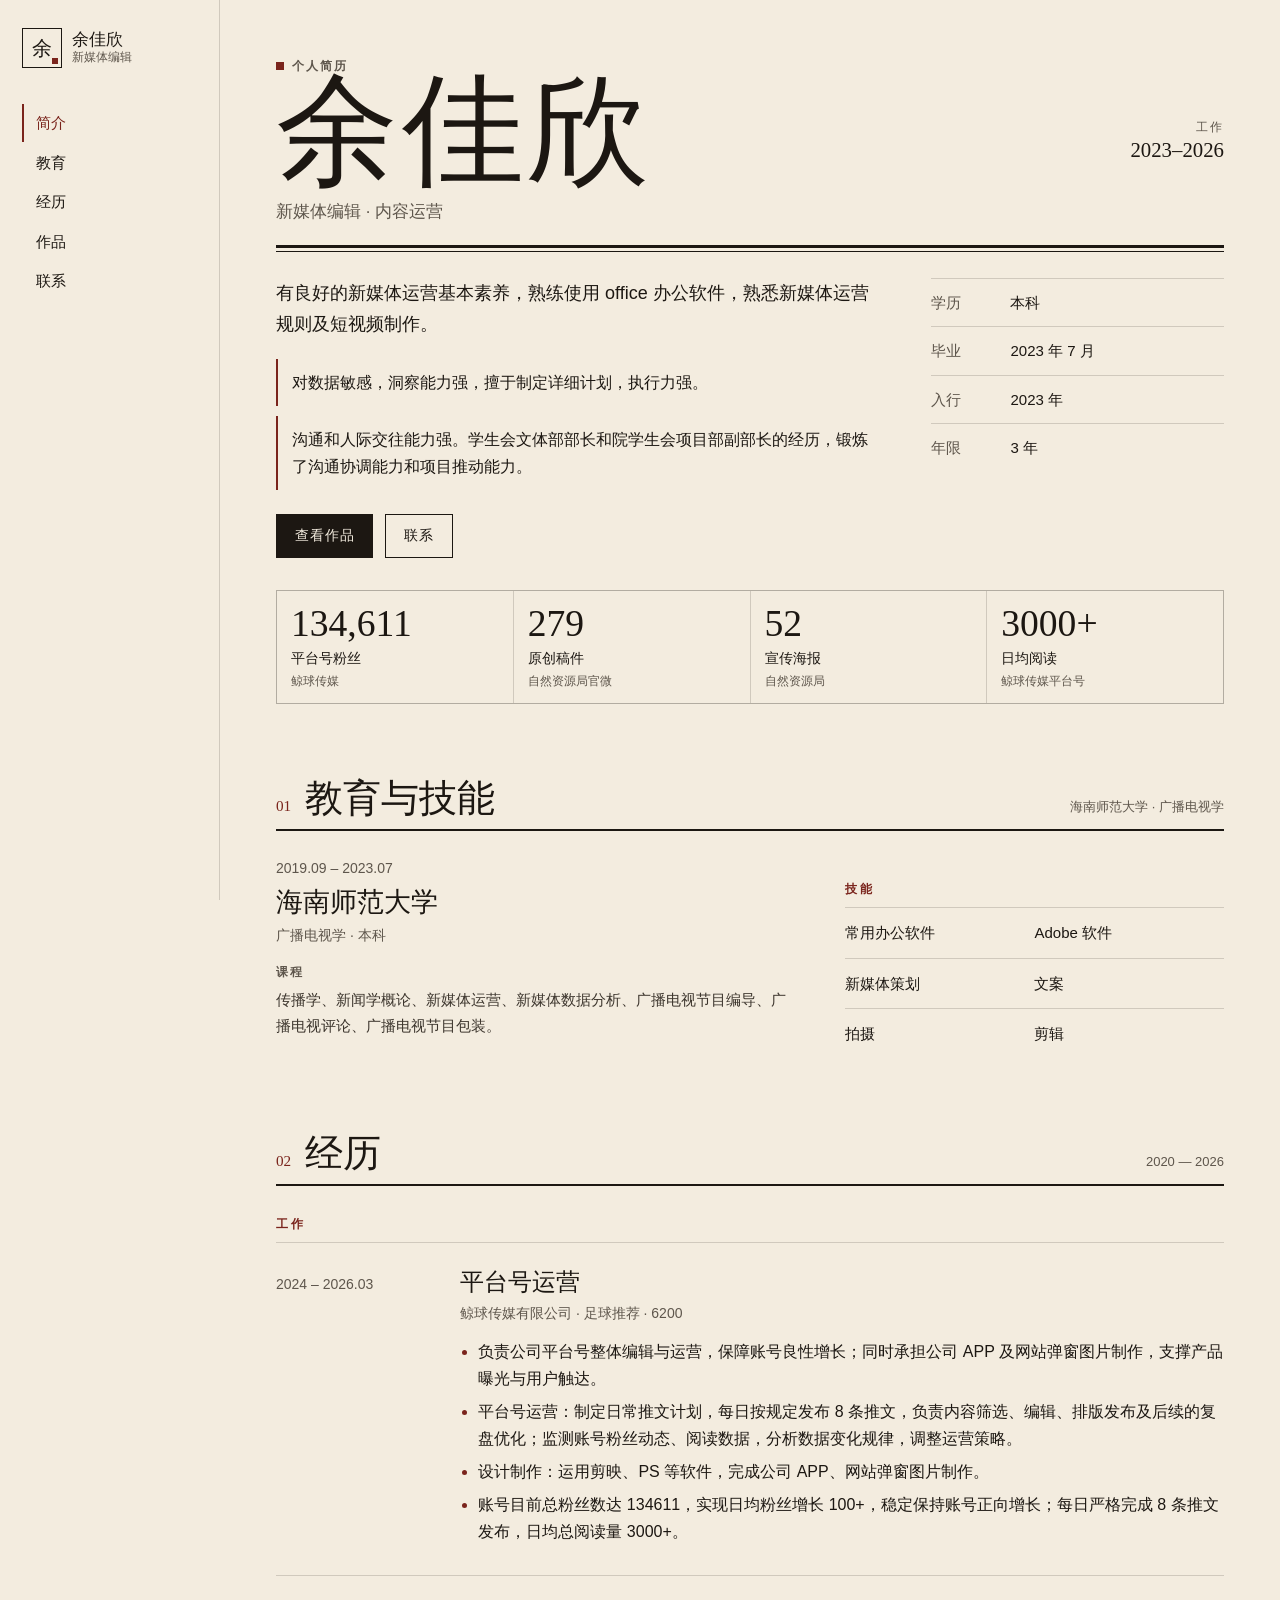
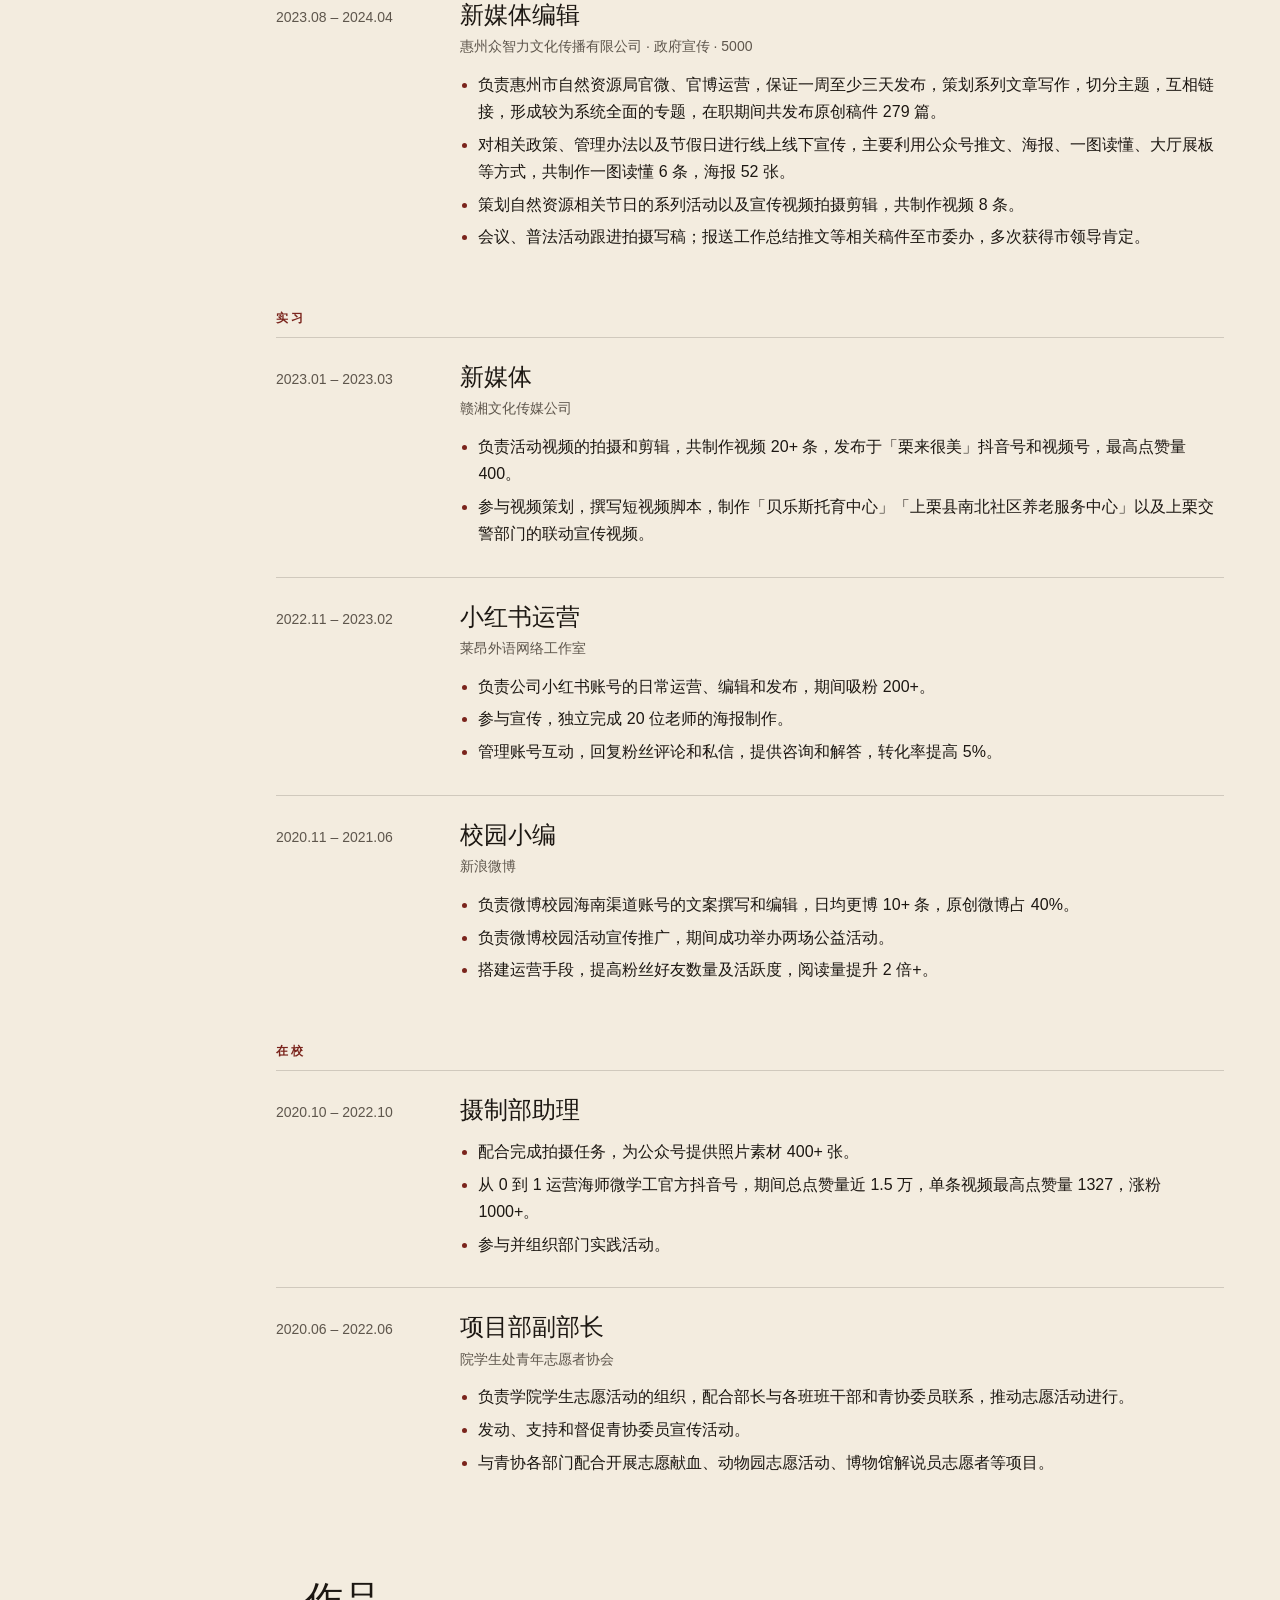
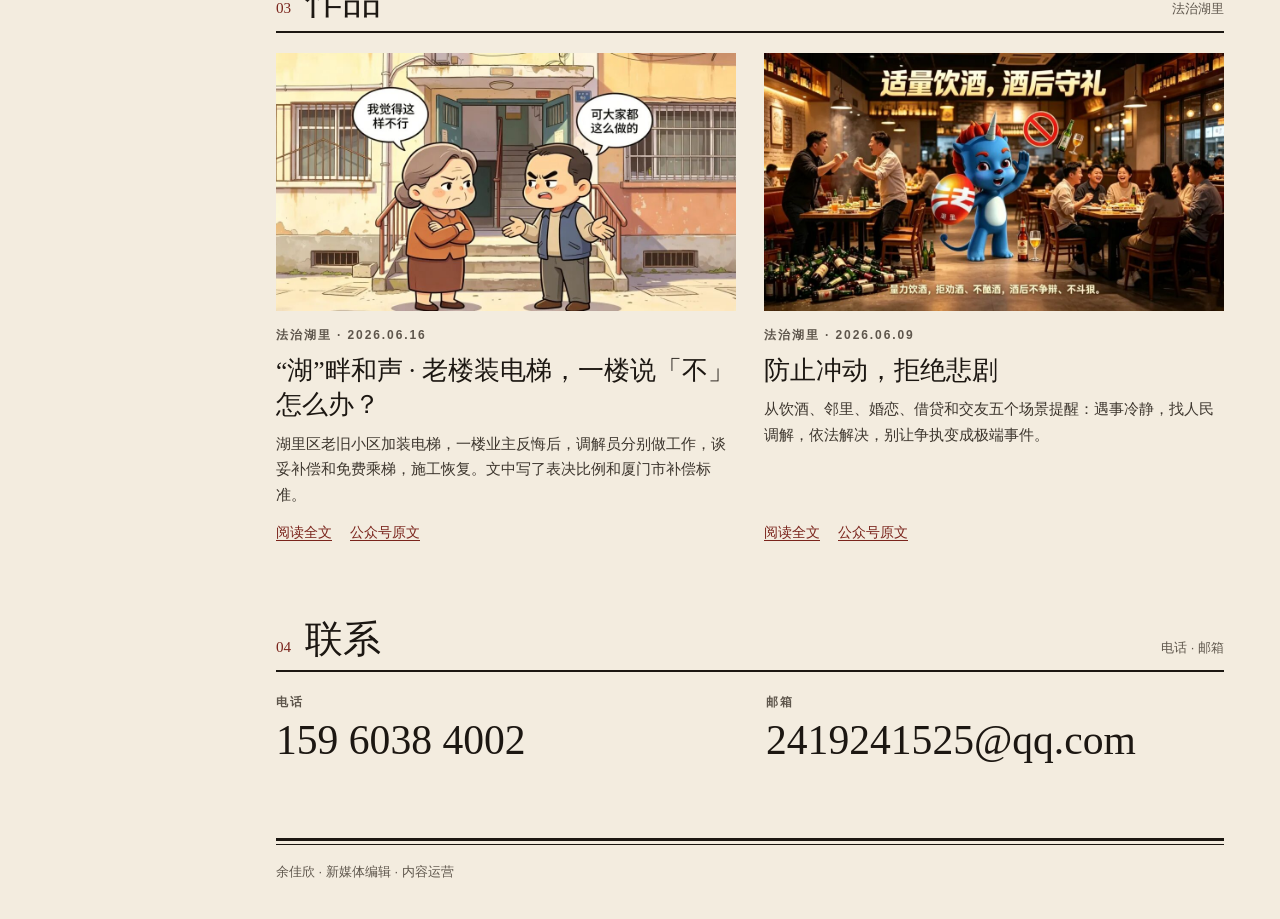
<file: index.html>
<!DOCTYPE html>
<html lang="zh-CN">
<head>
  <meta charset="utf-8">
  <meta name="viewport" content="width=device-width, initial-scale=1">
  <meta name="description" content="余佳欣，新媒体编辑、内容运营。在线简历、工作经历与法治湖里作品。">
  <meta name="theme-color" content="#f3ecdf">
  <meta name="color-scheme" content="light">
  <meta property="og:title" content="余佳欣 · 新媒体编辑">
  <meta property="og:description" content="余佳欣的在线简历与作品。新媒体编辑、内容运营。">
  <meta property="og:type" content="profile">
  <title>余佳欣 · 新媒体编辑</title>
  <link rel="icon" href="favicon.svg" type="image/svg+xml">
  <link rel="stylesheet" href="styles.css">
</head>
<body>
  <a class="skip" href="#content">跳到正文</a>
  <div id="page">
    <header class="rail">
      <a class="brand" href="#about">
        <span class="brand-mark" aria-hidden="true">余</span>
        <span class="brand-text">
          <span class="brand-name">余佳欣</span>
          <span class="brand-role">新媒体编辑</span>
        </span>
      </a>
      <nav class="nav-links" aria-label="页面目录">
        <a href="#about">简介</a>
        <a href="#education">教育</a>
        <a href="#work">经历</a>
        <a href="#portfolio">作品</a>
        <a href="#contact">联系</a>
      </nav>
    </header>

    <div class="shell">
      <main id="content">
        <section class="plate" id="about" aria-label="简介">
          <div class="plate-head">
            <div>
              <p class="kicker"><span class="seal-sq" aria-hidden="true"></span>个人简历</p>
              <h1 class="plate-name">余佳欣</h1>
              <p class="plate-role">新媒体编辑 · 内容运营</p>
            </div>
            <p class="plate-years"><span>工作</span>2023–2026</p>
          </div>
          <div class="plate-rule" aria-hidden="true"></div>
          <div class="plate-grid">
            <div class="plate-copy">
              <p class="lede">有良好的新媒体运营基本素养，熟练使用 office 办公软件，熟悉新媒体运营规则及短视频制作。</p>
              <ul class="points">
                <li>对数据敏感，洞察能力强，擅于制定详细计划，执行力强。</li>
                <li>沟通和人际交往能力强。学生会文体部部长和院学生会项目部副部长的经历，锻炼了沟通协调能力和项目推动能力。</li>
              </ul>
              <div class="plate-actions">
                <a class="btn" href="#portfolio">查看作品</a>
                <a class="btn btn-quiet" href="#contact">联系</a>
              </div>
            </div>
            <dl class="facts">
              <div>
                <dt>学历</dt>
                <dd>本科</dd>
              </div>
              <div>
                <dt>毕业</dt>
                <dd>2023 年 7 月</dd>
              </div>
              <div>
                <dt>入行</dt>
                <dd>2023 年</dd>
              </div>
              <div>
                <dt>年限</dt>
                <dd>3 年</dd>
              </div>
            </dl>
          </div>
          <dl class="metrics">
            <div>
              <dt><span class="metrics-label">平台号粉丝</span><span class="metrics-src">鲸球传媒</span></dt>
              <dd>134,611</dd>
            </div>
            <div>
              <dt><span class="metrics-label">原创稿件</span><span class="metrics-src">自然资源局官微</span></dt>
              <dd>279</dd>
            </div>
            <div>
              <dt><span class="metrics-label">宣传海报</span><span class="metrics-src">自然资源局</span></dt>
              <dd>52</dd>
            </div>
            <div>
              <dt><span class="metrics-label">日均阅读</span><span class="metrics-src">鲸球传媒平台号</span></dt>
              <dd>3000+</dd>
            </div>
          </dl>
        </section>

        <section class="block" id="education" aria-labelledby="education-title">
          <header class="sec-head">
            <span class="sec-no">01</span>
            <h2 id="education-title">教育与技能</h2>
            <p class="sec-note">海南师范大学 · 广播电视学</p>
          </header>
          <div class="split">
            <article class="edu">
              <p class="role-when">2019.09 – 2023.07</p>
              <h3>海南师范大学</h3>
              <p class="role-org">广播电视学 · 本科</p>
              <p class="course"><span class="course-label">课程</span>传播学、新闻学概论、新媒体运营、新媒体数据分析、广播电视节目编导、广播电视评论、广播电视节目包装。</p>
            </article>
            <div>
              <h3 class="era-label">技能</h3>
              <ul class="skills">
                <li>常用办公软件</li>
                <li>Adobe 软件</li>
                <li>新媒体策划</li>
                <li>文案</li>
                <li>拍摄</li>
                <li>剪辑</li>
              </ul>
            </div>
          </div>
        </section>

        <section class="block" id="work" aria-labelledby="work-title">
          <header class="sec-head">
            <span class="sec-no">02</span>
            <h2 id="work-title">经历</h2>
            <p class="sec-note">2020 — 2026</p>
          </header>

          <div class="era">
            <h3 class="era-label">工作</h3>
            <article class="role">
              <p class="role-when">2024 – 2026.03</p>
              <div>
                <h4>平台号运营</h4>
                <p class="role-org">鲸球传媒有限公司 · 足球推荐 · 6200</p>
                <ul>
                  <li>负责公司平台号整体编辑与运营，保障账号良性增长；同时承担公司 APP 及网站弹窗图片制作，支撑产品曝光与用户触达。</li>
                  <li>平台号运营：制定日常推文计划，每日按规定发布 8 条推文，负责内容筛选、编辑、排版发布及后续的复盘优化；监测账号粉丝动态、阅读数据，分析数据变化规律，调整运营策略。</li>
                  <li>设计制作：运用剪映、PS 等软件，完成公司 APP、网站弹窗图片制作。</li>
                  <li>账号目前总粉丝数达 134611，实现日均粉丝增长 100+，稳定保持账号正向增长；每日严格完成 8 条推文发布，日均总阅读量 3000+。</li>
                </ul>
              </div>
            </article>
            <article class="role">
              <p class="role-when">2023.08 – 2024.04</p>
              <div>
                <h4>新媒体编辑</h4>
                <p class="role-org">惠州众智力文化传播有限公司 · 政府宣传 · 5000</p>
                <ul>
                  <li>负责惠州市自然资源局官微、官博运营，保证一周至少三天发布，策划系列文章写作，切分主题，互相链接，形成较为系统全面的专题，在职期间共发布原创稿件 279 篇。</li>
                  <li>对相关政策、管理办法以及节假日进行线上线下宣传，主要利用公众号推文、海报、一图读懂、大厅展板等方式，共制作一图读懂 6 条，海报 52 张。</li>
                  <li>策划自然资源相关节日的系列活动以及宣传视频拍摄剪辑，共制作视频 8 条。</li>
                  <li>会议、普法活动跟进拍摄写稿；报送工作总结推文等相关稿件至市委办，多次获得市领导肯定。</li>
                </ul>
              </div>
            </article>
          </div>

          <div class="era">
            <h3 class="era-label">实习</h3>
            <article class="role">
              <p class="role-when">2023.01 – 2023.03</p>
              <div>
                <h4>新媒体</h4>
                <p class="role-org">赣湘文化传媒公司</p>
                <ul>
                  <li>负责活动视频的拍摄和剪辑，共制作视频 20+ 条，发布于「栗来很美」抖音号和视频号，最高点赞量 400。</li>
                  <li>参与视频策划，撰写短视频脚本，制作「贝乐斯托育中心」「上栗县南北社区养老服务中心」以及上栗交警部门的联动宣传视频。</li>
                </ul>
              </div>
            </article>
            <article class="role">
              <p class="role-when">2022.11 – 2023.02</p>
              <div>
                <h4>小红书运营</h4>
                <p class="role-org">莱昂外语网络工作室</p>
                <ul>
                  <li>负责公司小红书账号的日常运营、编辑和发布，期间吸粉 200+。</li>
                  <li>参与宣传，独立完成 20 位老师的海报制作。</li>
                  <li>管理账号互动，回复粉丝评论和私信，提供咨询和解答，转化率提高 5%。</li>
                </ul>
              </div>
            </article>
            <article class="role">
              <p class="role-when">2020.11 – 2021.06</p>
              <div>
                <h4>校园小编</h4>
                <p class="role-org">新浪微博</p>
                <ul>
                  <li>负责微博校园海南渠道账号的文案撰写和编辑，日均更博 10+ 条，原创微博占 40%。</li>
                  <li>负责微博校园活动宣传推广，期间成功举办两场公益活动。</li>
                  <li>搭建运营手段，提高粉丝好友数量及活跃度，阅读量提升 2 倍+。</li>
                </ul>
              </div>
            </article>
          </div>

          <div class="era">
            <h3 class="era-label">在校</h3>
            <article class="role">
              <p class="role-when">2020.10 – 2022.10</p>
              <div>
                <h4>摄制部助理</h4>
                <ul>
                  <li>配合完成拍摄任务，为公众号提供照片素材 400+ 张。</li>
                  <li>从 0 到 1 运营海师微学工官方抖音号，期间总点赞量近 1.5 万，单条视频最高点赞量 1327，涨粉 1000+。</li>
                  <li>参与并组织部门实践活动。</li>
                </ul>
              </div>
            </article>
            <article class="role">
              <p class="role-when">2020.06 – 2022.06</p>
              <div>
                <h4>项目部副部长</h4>
                <p class="role-org">院学生处青年志愿者协会</p>
                <ul>
                  <li>负责学院学生志愿活动的组织，配合部长与各班班干部和青协委员联系，推动志愿活动进行。</li>
                  <li>发动、支持和督促青协委员宣传活动。</li>
                  <li>与青协各部门配合开展志愿献血、动物园志愿活动、博物馆解说员志愿者等项目。</li>
                </ul>
              </div>
            </article>
          </div>
        </section>

        <section class="block" id="portfolio" aria-labelledby="portfolio-title">
          <header class="sec-head">
            <span class="sec-no">03</span>
            <h2 id="portfolio-title">作品</h2>
            <p class="sec-note">法治湖里</p>
          </header>
          <div class="stories">
            <article class="story">
              <a class="story-visual" href="works/elevator/" data-work="elevator">
                <img src="works/elevator/media/03.jpg" width="1080" height="606" alt="老楼门口，两位邻居因为加装电梯争执">
              </a>
              <div class="story-copy">
                <p class="kicker">法治湖里 · 2026.06.16</p>
                <h3><a href="works/elevator/" data-work="elevator">“湖”畔和声 · 老楼装电梯，一楼说「不」怎么办？</a></h3>
                <p class="summary">湖里区老旧小区加装电梯，一楼业主反悔后，调解员分别做工作，谈妥补偿和免费乘梯，施工恢复。文中写了表决比例和厦门市补偿标准。</p>
                <p class="story-links">
                  <a href="works/elevator/" data-work="elevator">阅读全文</a>
                  <a href="https://mp.weixin.qq.com/s/yWDjrNmWKJctK0vl8O0TOQ#wechat_redirect" target="_blank" rel="noopener noreferrer">公众号原文</a>
                </p>
              </div>
            </article>
            <article class="story">
              <a class="story-visual" href="works/impulse/" data-work="impulse">
                <img src="works/impulse/media/05.jpg" width="1080" height="606" alt="适量饮酒、酒后守礼的普法插图" loading="lazy">
              </a>
              <div class="story-copy">
                <p class="kicker">法治湖里 · 2026.06.09</p>
                <h3><a href="works/impulse/" data-work="impulse">防止冲动，拒绝悲剧</a></h3>
                <p class="summary">从饮酒、邻里、婚恋、借贷和交友五个场景提醒：遇事冷静，找人民调解，依法解决，别让争执变成极端事件。</p>
                <p class="story-links">
                  <a href="works/impulse/" data-work="impulse">阅读全文</a>
                  <a href="https://mp.weixin.qq.com/s/WGhuxQnRJKtKiVoGiGV1qA#wechat_redirect" target="_blank" rel="noopener noreferrer">公众号原文</a>
                </p>
              </div>
            </article>
          </div>
        </section>

        <section class="block" id="contact" aria-labelledby="contact-title">
          <header class="sec-head">
            <span class="sec-no">04</span>
            <h2 id="contact-title">联系</h2>
            <p class="sec-note">电话 · 邮箱</p>
          </header>
          <div class="contact-grid">
            <div>
              <p class="contact-label">电话</p>
              <a class="contact-primary" href="tel:15960384002">159 6038 4002</a>
            </div>
            <div>
              <p class="contact-label">邮箱</p>
              <a class="contact-primary contact-mail" href="mailto:2419241525@qq.com">2419241525@qq.com</a>
            </div>
          </div>
        </section>
      </main>

      <footer class="footer">
        <div class="footer-rule" aria-hidden="true"></div>
        <p>余佳欣 · 新媒体编辑 · 内容运营</p>
      </footer>
    </div>
  </div>

  <div class="viewer" id="viewer" role="dialog" aria-modal="true" aria-labelledby="viewer-title" aria-hidden="true" inert>
    <div class="viewer-bar">
      <button type="button" class="back" id="viewer-close">返回</button>
      <p id="viewer-title">作品</p>
      <a id="viewer-origin" href="" target="_blank" rel="noopener noreferrer">原文</a>
    </div>
    <div class="viewer-scroll" id="viewer-body" tabindex="-1">
      <p class="viewer-status" id="viewer-status" hidden>正在打开</p>
    </div>
  </div>
  <script src="app.js"></script>
</body>
</html>
</file>
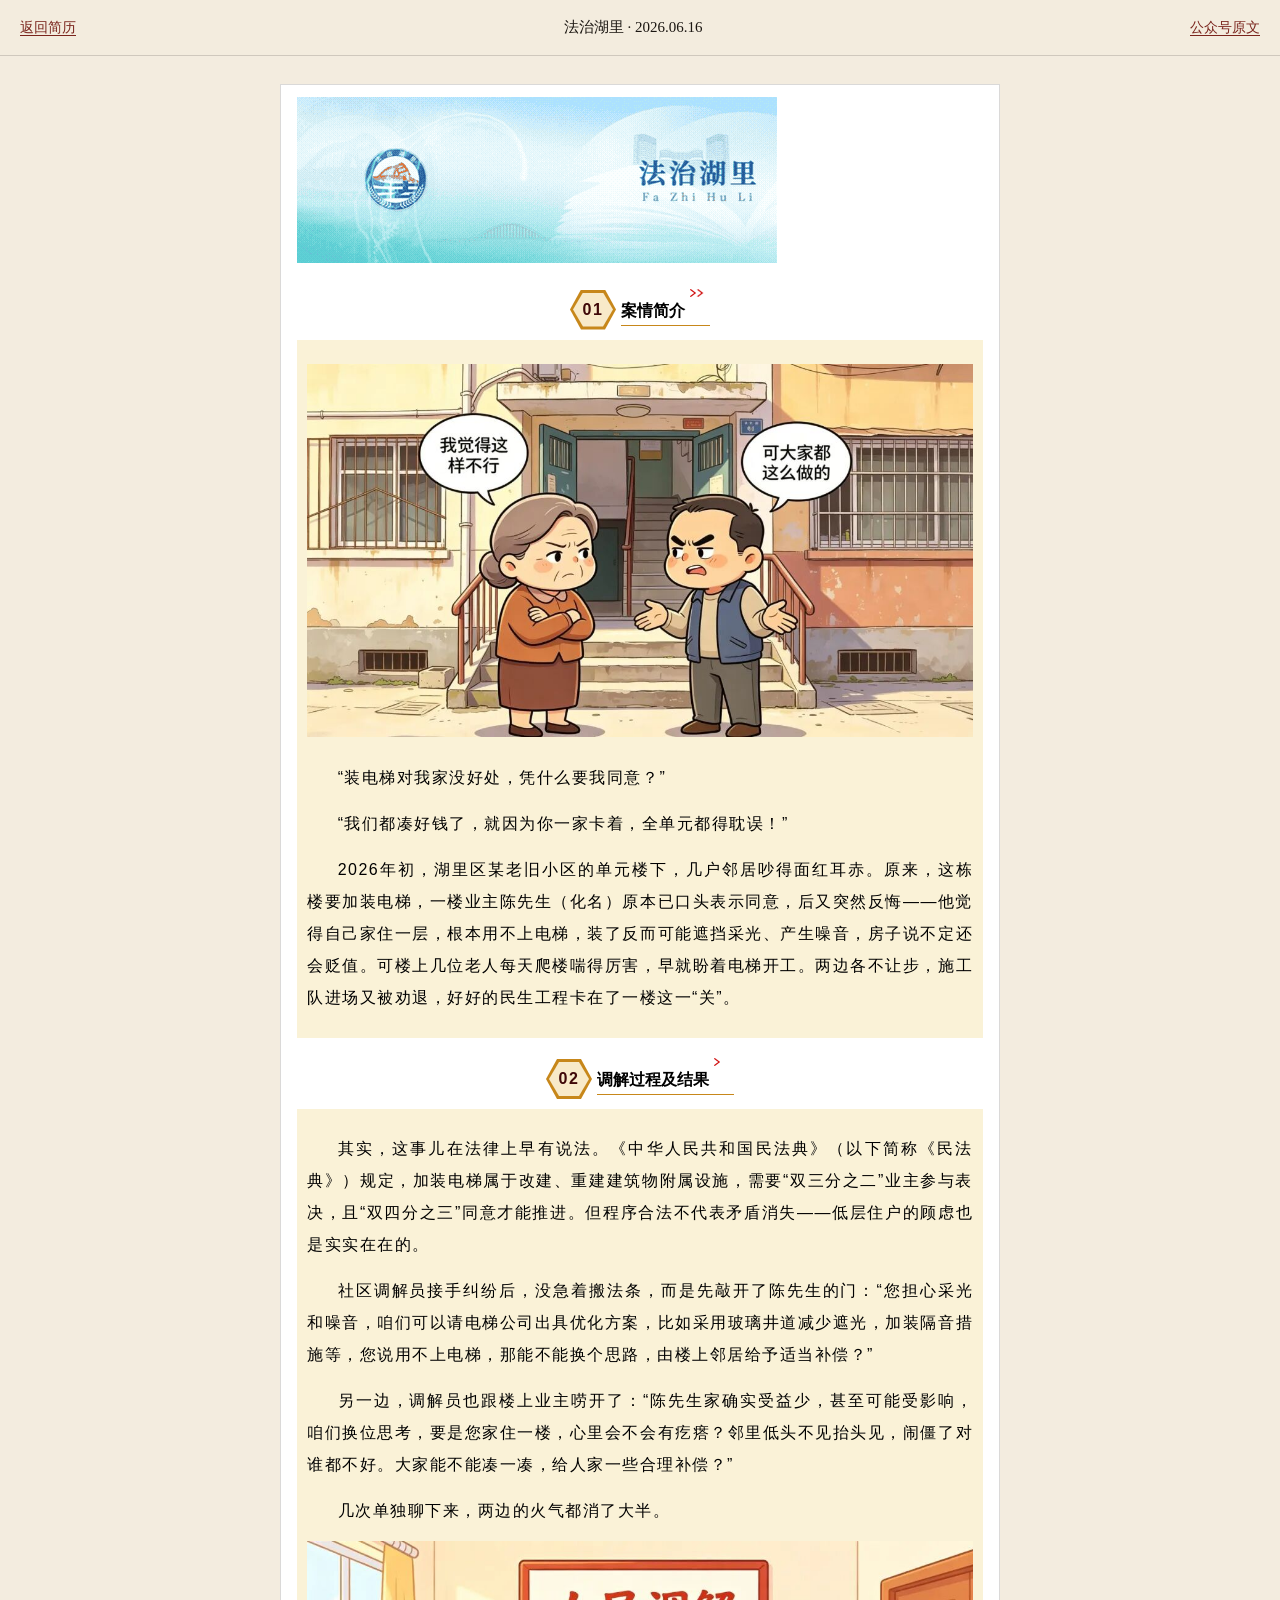
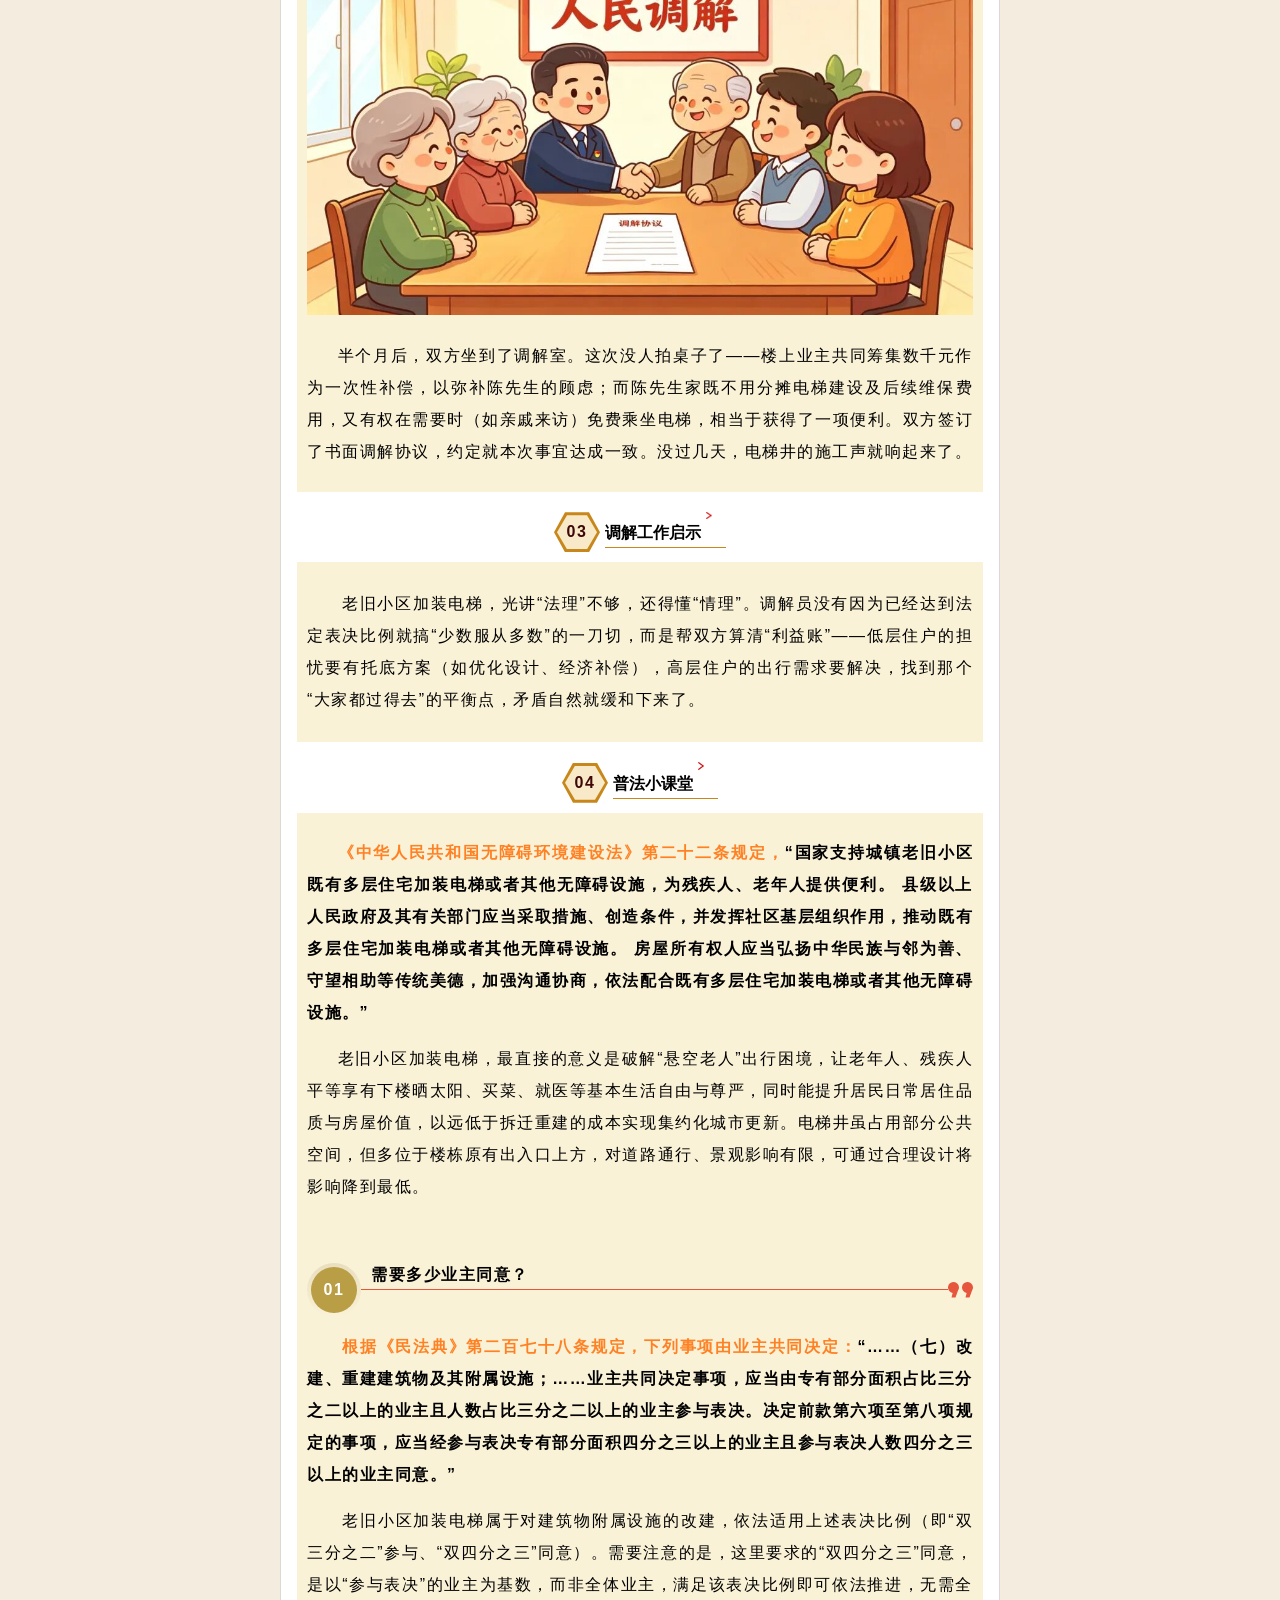
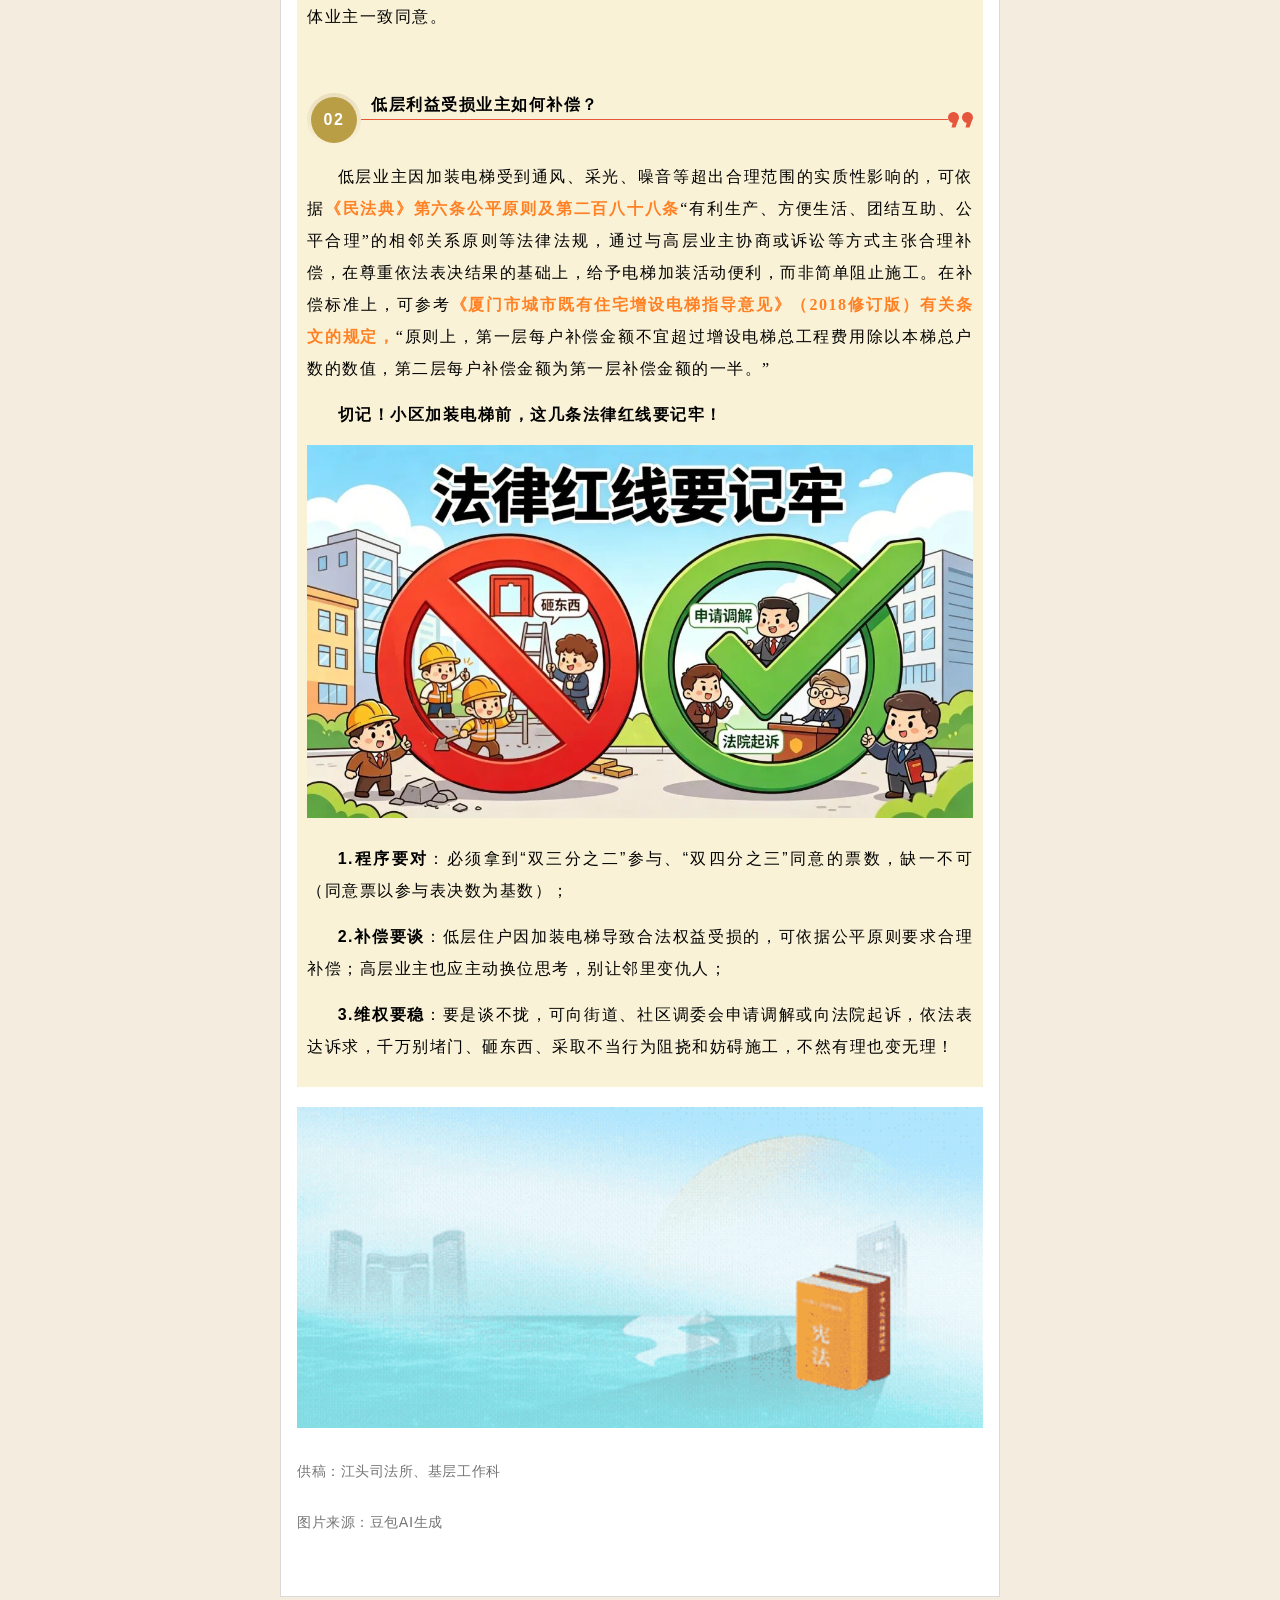
<file: works/elevator/index.html>
<!DOCTYPE html>
<html lang="zh-CN">
<head>
  <meta charset="utf-8">
  <meta name="viewport" content="width=device-width, initial-scale=1">
  <title>“湖”畔和声·“里”法同行丨老楼装电梯，一楼说“不”怎么办？看湖里调解员这波操作！</title>
  <link rel="icon" href="../../favicon.svg" type="image/svg+xml">
  <link rel="stylesheet" href="../../article.css">
</head>
<body>
  <header class="top">
    <a class="back" href="../../">返回简历</a>
    <p class="meta">法治湖里 · 2026.06.16</p>
    <a class="origin" href="https://mp.weixin.qq.com/s/yWDjrNmWKJctK0vl8O0TOQ#wechat_redirect" target="_blank" rel="noopener noreferrer">公众号原文</a>
  </header>
  <article class="wx" id="content">
<section style="max-width: 100%;vertical-align: middle;display: inline-block;line-height: 0;box-sizing: border-box;margin-bottom: 16px;" data-pm-slice="0 0 []" nodeleaf=""><img src="../../assets/banner-top.gif" class="rich_pages wxw-img" data-ratio="0.3466666666666667" data-w="600" style="-webkit-tap-highlight-color: rgba(0, 0, 0, 0);margin-top: 0px;margin-right: 0px;margin-left: 0px;padding: 0px;outline: 0px;color: rgba(0, 0, 0, 0.9);font-size: 16px;letter-spacing: 0.544px;background-color: rgb(255, 255, 255);text-decoration-thickness: initial;user-select: auto;vertical-align: baseline;font-family: system-ui, -apple-system, BlinkMacSystemFont, Arial, sans-serif;" data-aistatus="1"  /></section><section data-tools="135编辑器" data-id="159115" data-color="#faf2d7"><section style="margin: 10px auto;"><section style="margin-bottom: 20px;"><section style="margin: 10px auto;display: flex;justify-content: center;"><section style="display: flex;align-items: flex-end;"><section style="flex-shrink: 0;padding-right: 5px;box-sizing:border-box;"><section style="background-color: #c7871a;padding: 3px;-webkit-clip-path: polygon(11px 0, 35px 0, 46px 20px, 35px 40px, 11px 40px, 0 20px);box-sizing:border-box;"><section style="background-color: #f8eac9;width: 40px;height: 34px;display: flex;justify-content: center;align-items: center;-webkit-clip-path: polygon(10px 0,30px 0,40px 17px,30px 34px,10px 34px,0 17px);box-sizing:border-box;"><section style="font-size: 16px;letter-spacing: 1.5px;color: #3f0808;text-align: center;line-height: 1;"><strong><span leaf="">0</span></strong><strong data-original-title="" title=""><span leaf="">1</span></strong></section></section></section></section><section style="margin-bottom: 4px;"><section style="width: 20px;margin-left: auto;box-sizing:border-box;" nodeleaf=""><img src="media/02.gif" class="rich_pages wxw-img" data-ratio="0.3799392097264438" data-type="gif" data-w="329" style="width: 100%;display: block;vertical-align:baseline;box-sizing:border-box;max-width:100% !important;" data-width="100%" data-imgfileid="100063981" data-aistatus="1"  /></section><section style="padding: 0 25px 0 0;box-sizing:border-box;"><section style="font-size: 16px;color: #000000;text-align: center;"><strong><span leaf="">案情简介</span></strong></section></section><section style="width: 100%;border-bottom: 1px solid #c7871a;height: 1px;max-width:100% !important;box-sizing:border-box;" data-width="100%"><span leaf=""><br  /></span></section></section></section></section><section style="background-color: #faf2d7;padding: 10px 10px;box-sizing:border-box;"><section data-autoskip="1" style="text-align: justify;line-height: 1.75em;letter-spacing: 1.5px;font-size: 14px;color: #000000;background: transparent;"><p style="line-height: 2;text-indent: 0em;"><span style="background-color: transparent;caret-color: red;font-size: 16px;letter-spacing: 1.5px;"><span leaf=""><img alt="5c70af1c07d4088b25201c49783c8a3.jpg" class="rich_pages wxw-img" data-aistatus="1" data-backh="313" data-backw="558" data-imgfileid="100063983" data-ratio="0.5614934114202049" src="media/03.jpg" data-type="jpeg" data-w="1366" style="vertical-align:baseline;width:100%;"></span></span></p><p style="line-height: 2;text-indent: 2.1875em;"><span style="background-color: transparent;caret-color: red;font-size: 16px;letter-spacing: 1.5px;"><span leaf="">“装电梯对我家没好处，凭什么要我同意？”</span></span></p><p style="line-height: 2;text-indent: 2.1875em;"><span style="font-size: 16px;letter-spacing: 1.5px;"><span leaf="">“我们都凑好钱了，就因为你一家卡着，全单元都得耽误！”</span></span></p><p style="line-height: 2;text-indent: 2.1875em;"><span style="font-size: 16px;letter-spacing: 1.5px;"><span leaf="">2026年初，湖里区某老旧小区的单元楼下，几户邻居吵得面红耳赤。原来，这栋楼要加装电梯，一楼业主陈先生（化名）原本已口头表示同意，后又突然反悔——他觉得自己家住一层，根本用不上电梯，装了反而可能遮挡采光、产生噪音，房子说不定还会贬值。可楼上几位老人每天爬楼喘得厉害，早就盼着电梯开工。两边各不让步，施工队进场又被劝退，好好的民生工程卡在了一楼这一“关”。</span></span></p></section></section></section><section style="margin-bottom: 20px;"><section style="margin: 10px auto;display: flex;justify-content: center;"><section style="display: flex;align-items: flex-end;"><section style="flex-shrink: 0;padding-right: 5px;box-sizing:border-box;"><section style="background-color: #c7871a;padding: 3px;-webkit-clip-path: polygon(11px 0, 35px 0, 46px 20px, 35px 40px, 11px 40px, 0 20px);box-sizing:border-box;"><section style="background-color: #f8eac9;width: 40px;height: 34px;display: flex;justify-content: center;align-items: center;-webkit-clip-path: polygon(10px 0,30px 0,40px 17px,30px 34px,10px 34px,0 17px);box-sizing:border-box;"><section style="font-size: 16px;letter-spacing: 1.5px;color: #3f0808;text-align: center;line-height: 1;"><strong><span leaf="">0</span></strong><strong data-original-title="" title=""><span leaf="">2</span></strong></section></section></section></section><section style="margin-bottom: 4px;"><section style="width: 20px;margin-left: auto;box-sizing:border-box;" nodeleaf=""><img src="media/04.gif" class="rich_pages wxw-img" data-ratio="0.3799392097264438" data-type="gif" data-w="329" style="width: 100%;display: block;vertical-align:baseline;box-sizing:border-box;max-width:100% !important;" data-width="100%" data-imgfileid="100063980" data-aistatus="1"  /></section><section style="padding: 0 25px 0 0;box-sizing:border-box;"><section style="font-size: 16px;color: #000000;text-align: center;"><strong data-brushtype="text"><span leaf="">调解过程及结果</span></strong></section></section><section style="width: 100%;border-bottom: 1px solid #c7871a;height: 1px;max-width:100% !important;box-sizing:border-box;" data-width="100%"><span leaf=""><br  /></span></section></section></section></section><section style="background-color: #faf2d7;padding: 10px 10px;box-sizing:border-box;"><section data-autoskip="1" style="text-align: justify;line-height: 1.75em;letter-spacing: 1.5px;font-size: 14px;color: #000000;background: transparent;"><p style="line-height: 2;text-indent: 2.1875em;"><span style="background-color: transparent;caret-color: red;font-size: 16px;letter-spacing: 1.5px;"><span leaf="">其实，这事儿在法律上早有说法。《中华人民共和国民法典》（以下简称《民法典》）规定，加装电梯属于改建、重建建筑物附属设施，需要“双三分之二”业主参与表决，且“双四分之三”同意才能推进。但程序合法不代表矛盾消失——低层住户的顾虑也是实实在在的。</span></span></p><p style="line-height: 2;text-indent: 2.1875em;"><span style="font-size: 16px;letter-spacing: 1.5px;"><span leaf="">社区调解员接手纠纷后，没急着搬法条，而是先敲开了陈先生的门：“您担心采光和噪音，咱们可以请电梯公司出具优化方案，比如采用玻璃井道减少遮光，加装隔音措施等，您说用不上电梯，那能不能换个思路，由楼上邻居给予适当补偿？”</span></span></p><p style="line-height: 2;text-indent: 2.1875em;"><span style="font-size: 16px;letter-spacing: 1.5px;"><span leaf="">另一边，调解员也跟楼上业主唠开了：“陈先生家确实受益少，甚至可能受影响，咱们换位思考，要是您家住一楼，心里会不会有疙瘩？邻里低头不见抬头见，闹僵了对谁都不好。大家能不能凑一凑，给人家一些合理补偿？”</span></span></p><p style="line-height: 2;text-indent: 2.1875em;"><span style="font-size: 16px;letter-spacing: 1.5px;"><span leaf="">几次单独聊下来，两边的火气都消了大半。</span></span></p><p style="line-height: 2;text-indent: 0em;"><span style="font-size: 16px;letter-spacing: 1.5px;"><span leaf=""><img alt="e4f28cd84852b8dae0a9e887cec0533.jpg" class="rich_pages wxw-img" data-aistatus="1" data-backh="313" data-backw="558" data-imgfileid="100063982" data-ratio="0.5614934114202049" src="media/05.jpg" data-type="jpeg" data-w="1366" style="vertical-align:baseline;width:100%;"></span></span></p><p style="line-height: 2;text-indent: 2.1875em;"><span style="font-size: 16px;letter-spacing: 1.5px;"><span leaf="">半个月后，双方坐到了调解室。这次没人拍桌子了——楼上业主共同筹集数千元作为一次性补偿，以弥补陈先生的顾虑；而陈先生家既不用分摊电梯建设及后续维保费用，又有权在需要时（如亲戚来访）免费乘坐电梯，相当于获得了一项便利。双方签订了书面调解协议，约定就本次事宜达成一致。没过几天，电梯井的施工声就响起来了。</span></span></p></section></section></section><section style="margin-bottom: 20px;"><section style="margin: 10px auto;display: flex;justify-content: center;"><section style="display: flex;align-items: flex-end;"><section style="flex-shrink: 0;padding-right: 5px;box-sizing:border-box;"><section style="background-color: #c7871a;padding: 3px;-webkit-clip-path: polygon(11px 0, 35px 0, 46px 20px, 35px 40px, 11px 40px, 0 20px);box-sizing:border-box;"><section style="background-color: #f8eac9;width: 40px;height: 34px;display: flex;justify-content: center;align-items: center;-webkit-clip-path: polygon(10px 0,30px 0,40px 17px,30px 34px,10px 34px,0 17px);box-sizing:border-box;"><section style="font-size: 16px;letter-spacing: 1.5px;color: #3f0808;text-align: center;line-height: 1;"><strong><span leaf="">0</span></strong><strong data-original-title="" title=""><span leaf="">3</span></strong></section></section></section></section><section style="margin-bottom: 4px;"><section style="width: 20px;margin-left: auto;box-sizing:border-box;" nodeleaf=""><img src="media/06.gif" class="rich_pages wxw-img" data-ratio="0.3799392097264438" data-type="gif" data-w="329" style="width: 100%;display: block;vertical-align:baseline;box-sizing:border-box;max-width:100% !important;" data-width="100%" data-imgfileid="100063979" data-aistatus="1"  /></section><section style="padding: 0 25px 0 0;box-sizing:border-box;"><section style="font-size: 16px;color: #000000;text-align: center;"><strong><span leaf="">调解工作启示</span></strong></section></section><section style="width: 100%;border-bottom: 1px solid #c7871a;height: 1px;max-width:100% !important;box-sizing:border-box;" data-width="100%"><span leaf=""><br  /></span></section></section></section></section><section style="background-color: #faf2d7;padding: 10px 10px;box-sizing:border-box;"><section data-autoskip="1" style="text-align: justify;line-height: 1.75em;letter-spacing: 1.5px;font-size: 16px;color: #000000;background: transparent;"><p style="text-indent: 2.1875em;line-height: 2;"><span style="background-color: transparent;letter-spacing: 1.5px;caret-color: red;font-size: 16px;"><span leaf="">老旧小区加装电梯，光讲“法理”不够，还得懂“情理”。调解员没有因为已经达到法定表决比例就搞“少数服从多数”的一刀切，而是帮双方算清“利益账”——低层住户的担忧要有托底方案（如优化设计、经济补偿），高层住户的出行需求要解决，找到那个“大家都过得去”的平衡点，矛盾自然就缓和下来了。</span></span></p></section></section></section></section></section><section data-tools="135编辑器" data-id="159115" data-color="#faf2d7"><section style="margin: 10px auto;"><section style="margin-bottom: 20px;"><section style="margin: 10px auto;display: flex;justify-content: center;"><section style="display: flex;align-items: flex-end;"><section style="flex-shrink: 0;padding-right: 5px;box-sizing:border-box;"><section style="background-color: #c7871a;padding: 3px;-webkit-clip-path: polygon(11px 0, 35px 0, 46px 20px, 35px 40px, 11px 40px, 0 20px);box-sizing:border-box;"><section style="background-color: #f8eac9;width: 40px;height: 34px;display: flex;justify-content: center;align-items: center;-webkit-clip-path: polygon(10px 0,30px 0,40px 17px,30px 34px,10px 34px,0 17px);box-sizing:border-box;"><section style="font-size: 16px;letter-spacing: 1.5px;color: #3f0808;text-align: center;line-height: 1;"><strong><span leaf="">04</span></strong></section></section></section></section><section style="margin-bottom: 4px;"><section style="width: 20px;margin-left: auto;box-sizing:border-box;" nodeleaf=""><img src="media/07.gif" class="rich_pages wxw-img" data-ratio="0.3799392097264438" data-type="gif" data-w="329" style="width: 100%;display: block;vertical-align:baseline;box-sizing:border-box;max-width:100% !important;" data-width="100%" data-imgfileid="100063984" data-aistatus="1"  /></section><section style="padding: 0 25px 0 0;box-sizing:border-box;"><section style="font-size: 16px;color: #000000;text-align: center;"><strong><span leaf="">普法小课堂</span></strong></section></section><section style="width: 100%;border-bottom: 1px solid #c7871a;height: 1px;max-width:100% !important;box-sizing:border-box;" data-width="100%"><span leaf=""><br  /></span></section></section></section></section><section style="background-color: #faf2d7;padding: 10px 10px;box-sizing:border-box;"><section data-autoskip="1" style="text-align: justify;line-height: 1.75em;letter-spacing: 1.5px;font-size: 14px;color: #000000;background: transparent;"><p style="line-height: 2;text-indent: 2.1875em;"><span style="color: #ff8124;"><strong><span style="background-color: transparent;caret-color: red;font-size: 16px;letter-spacing: 1.5px;"><span leaf="">《中华人民共和国无障碍环境建设法》第二十二条规定，</span></span></strong></span><strong><span style="background-color: transparent;caret-color: red;font-size: 16px;letter-spacing: 1.5px;"><span leaf="">“国家支持城镇老旧小区既有多层住宅加装电梯或者其他无障碍设施，为残疾人、老年人提供便利。 县级以上人民政府及其有关部门应当采取措施、创造条件，并发挥社区基层组织作用，推动既有多层住宅加装电梯或者其他无障碍设施。 房屋所有权人应当弘扬中华民族与邻为善、守望相助等传统美德，加强沟通协商，依法配合既有多层住宅加装电梯或者其他无障碍设施。”</span></span></strong></p><p style="line-height: 2;text-indent: 2.1875em;"><span style="font-size: 16px;letter-spacing: 1.5px;"><span leaf="">老旧小区加装电梯，最直接的意义是破解“悬空老人”出行困境，让老年人、残疾人平等享有下楼晒太阳、买菜、就医等基本生活自由与尊严，同时能提升居民日常居住品质与房屋价值，以远低于拆迁重建的成本实现集约化城市更新。电梯井虽占用部分公共空间，但多位于楼栋原有出入口上方，对道路通行、景观影响有限，可通过合理设计将影响降到最低。</span></span></p><p style="line-height: 2;text-indent: 2.1875em;"><span style="font-size: 16px;letter-spacing: 1.5px;"><span leaf=""><br  /></span></span></p><section data-role="title" data-tools="135编辑器" data-id="171788" data-color="#faf2d7"><section style="margin: 10px auto;display: flex;align-items: center;"><section style="flex-shrink: 0;"><section style="border-radius: 100%;padding: 4px;background: linear-gradient(to bottom,#e9debe,#faf2d7);box-sizing:border-box;"><section style="font-size: 16px;color: #ffffff;text-align:center;background-color: #b99e46;width: 46px;height: 46px;display: flex;justify-content: center;align-items: center;border-radius: 100%;box-sizing:border-box;"><strong><span leaf="">0</span></strong><strong data-original-title="" title=""><span leaf="">1</span></strong></section></section></section><section style="width: 100%;max-width:100% !important;box-sizing:border-box;" data-width="100%"><section style="font-size: 16px;color: #000000;text-align: left;padding: 0px 10px;box-sizing: border-box;"><strong data-brushtype="text"><span leaf="">需要多少业主同意？</span></strong></section><section style="width: 100%;height: 1px;background-color: #e6563d;margin: 2px 0;max-width:100% !important;box-sizing:border-box;" data-width="100%"><span leaf=""><br  /></span></section><section style="font-size: 12px;color: #a72b16;text-align: left;padding: 0px 10px;box-sizing: border-box;"><span leaf=""><br  /></span></section></section><section style="flex-shrink: 0;"><section style="width: 25px;box-sizing:border-box;"><svg xmlns="http://www.w3.org/2000/svg" viewbox="0 0 50 31" style="display: block;"><g data-name="图层 2"><g data-name="图层 1"><path d="M22,12l-.07.18a10.83,10.83,0,0,1-1.85,5L15,31H7l2.29-9.15A11,11,0,1,1,22,11c0,.35,0,.69-.05,1Z" style="fill:#e6563d;fill-rule:evenodd;"></path><path d="M50,12l-.06.18a11,11,0,0,1-1.86,5L43,31H35l2.29-9.15A11,11,0,1,1,50,11c0,.35,0,.69,0,1Z" style="fill:#e6563d;fill-rule:evenodd;"></path></g></g></svg></section></section></section></section><p style="text-indent: 2.5em;line-height: 2;"><strong style="letter-spacing: 1.5px;font-size: 16px;"><span style="font-size: 16px;color: #ff8124;"><span leaf="">根据《民法典》第二百七十八条规定，下列事项由业主共同决定：</span></span></strong><strong><span style="font-size:16px;"><span leaf="">“……（七）改建、重建建筑物及其附属设施；……业主共同决定事项，应当由专有部分面积占比三分之二以上的业主且人数占比三分之二以上的业主参与表决。决定前款第六项至第八项规定的事项，应当经参与表决专有部分面积四分之三以上的业主且参与表决人数四分之三以上的业主同意。”</span></span></strong></p><p style="text-indent: 2.5em;line-height: 2;"><span style="font-size:16px;"><span leaf="">老旧小区加装电梯属于对建筑物附属设施的改建，依法适用上述表决比例（即“双三分之二”参与、“双四分之三”同意）。需要注意的是，这里要求的“双四分之三”同意，是以“参与表决”的业主为基数，而非全体业主，满足该表决比例即可依法推进，无需全体业主一致同意。</span></span></p><p style="text-indent: 2.5em;line-height: 2;"><span style="font-size:16px;"><span leaf=""><br  /></span></span></p><section data-role="title" data-tools="135编辑器" data-id="171788" data-color="#faf2d7"><section style="margin: 10px auto;display: flex;align-items: center;"><section style="flex-shrink: 0;"><section style="border-radius: 100%;padding: 4px;background: linear-gradient(to bottom,#e9debe,#faf2d7);box-sizing:border-box;"><section style="font-size: 16px;color: #ffffff;text-align:center;background-color: #b99e46;width: 46px;height: 46px;display: flex;justify-content: center;align-items: center;border-radius: 100%;box-sizing:border-box;"><strong><span leaf="">0</span></strong><strong data-original-title="" title="" data-num="2"><span leaf="">2</span></strong></section></section></section><section style="width: 100%;max-width:100% !important;box-sizing:border-box;" data-width="100%"><section style="font-size: 16px;color: #000000;text-align: left;padding: 0px 10px;box-sizing: border-box;"><strong data-brushtype="text"><span leaf="">低层利益受损业主如何补偿？</span></strong></section><section style="width: 100%;height: 1px;background-color: #e6563d;margin: 2px 0;max-width:100% !important;box-sizing:border-box;" data-width="100%"><span leaf=""><br  /></span></section><section style="font-size: 12px;color: #a72b16;text-align: left;padding: 0px 10px;box-sizing: border-box;"><span leaf=""><br  /></span></section></section><section style="flex-shrink: 0;"><section style="width: 25px;box-sizing:border-box;"><svg xmlns="http://www.w3.org/2000/svg" viewbox="0 0 50 31" style="display: block;"><g data-name="图层 2"><g data-name="图层 1"><path d="M22,12l-.07.18a10.83,10.83,0,0,1-1.85,5L15,31H7l2.29-9.15A11,11,0,1,1,22,11c0,.35,0,.69-.05,1Z" style="fill:#e6563d;fill-rule:evenodd;"></path><path d="M50,12l-.06.18a11,11,0,0,1-1.86,5L43,31H35l2.29-9.15A11,11,0,1,1,50,11c0,.35,0,.69,0,1Z" style="fill:#e6563d;fill-rule:evenodd;"></path></g></g></svg></section></section></section></section><p style="line-height: 2;text-indent: 2.1875em;"><span style="font-size: 16px;letter-spacing: 1.5px;font-family:仿宋_GB2312;"><span leaf="">低层业主因加装电梯受到通风、采光、噪音等超出合理范围的实质性影响的，可依据</span><strong><span style="font-size: 16px;letter-spacing: 1.5px;color: #ff8124;font-family:仿宋_GB2312;"><span leaf="">《民法典》第六条公平原则及第二百八十八条</span></span></strong><span leaf="">“有利生产、方便生活、团结互助、公平合理”的相邻关系原则等法律法规，通过与高层业主协商或诉讼等方式主张合理补偿，在尊重依法表决结果的基础上，给予电梯加装活动便利，而非简单阻止施工。在补偿标准上，可参考</span><span style="font-size: 16px;letter-spacing: 1.5px;color: rgb(255, 129, 36);font-family:仿宋_GB2312;"><strong><span leaf="">《厦门市城市既有住宅增设电梯指导意见》（2018修订版）有关条文的规定，</span></strong></span><span leaf="">“原则上，第一层每户补偿金额不宜超过增设电梯总工程费用除以本梯总户数的数值，第二层每户补偿金额为第一层补偿金额的一半。”</span></span></p><p style="line-height: 2;text-indent: 2.1875em;"><strong><span style="font-size: 16px;letter-spacing: 1.5px;"><span leaf="">切记！小区加装电梯前，这几条法律红线要记牢！</span></span></strong></p><p style="line-height: 2;text-indent: 0em;"><strong><span style="font-size: 16px;letter-spacing: 1.5px;"><span leaf=""><img alt="00a81f4466fdd4077c7ec9b0ffb864f.jpg" class="rich_pages wxw-img" data-aistatus="1" data-backh="313" data-backw="558" data-imgfileid="100063985" data-ratio="0.5614934114202049" src="media/08.jpg" data-type="jpeg" data-w="1366" style="margin:0px;padding:0px;hyphens:auto;overflow-wrap:anywhere;word-break:break-word;hyphenate-limit-chars:6 3 3;hyphenate-character:&quot;-&quot;;box-sizing:border-box !important;cursor:pointer;color:#000000;font-size:16px;letter-spacing:1.5px;text-align:justify;caret-color:#ff0000;background-color:#faf2d7;text-decoration-thickness:initial;vertical-align:baseline;max-inline-size:100%;font-family:仿宋_GB2312;width:100%;"></span></span></strong></p><p style="line-height: 2;text-indent: 2.1875em;"><span style="font-size: 16px;letter-spacing: 1.5px;"><strong><strong><span leaf="">1.程序要对</span></strong></strong><span leaf="">：必须拿到“双三分之二”参与、“双四分之三”同意的票数，缺一不可（同意票以参与表决数为基数）；</span></span></p><p style="line-height: 2;text-indent: 2.1875em;"><span style="font-size: 16px;letter-spacing: 1.5px;"><strong><strong><span leaf="">2.补偿要谈</span></strong></strong><span leaf="">：低层住户因加装电梯导致合法权益受损的，可依据公平原则要求合理补偿；高层业主也应主动换位思考，别让邻里变仇人；</span></span></p><p style="line-height: 2;text-indent: 2.1875em;"><span style="font-size: 16px;letter-spacing: 1.5px;"><strong><strong><span leaf="">3.维权要稳</span></strong></strong><span leaf="">：要是谈不拢，可向街道、社区调委会申请调解或向法院起诉，依法表达诉求，千万别堵门、砸东西、采取不当行为阻挠和妨碍施工，不然有理也变无理！</span></span></p></section></section></section></section></section><section data-role="paragraph"><section style="margin-bottom: 0px;" nodeleaf=""><img class="rich_pages wxw-img" data-aistatus="1" data-backh="270" data-backw="578" data-ratio="0.4666666666666667" src="../../assets/banner-bottom.gif" data-w="600" style="-webkit-tap-highlight-color:rgba(0, 0, 0, 0);margin-top:0px;margin-right:0px;margin-left:0px;padding:0px;outline:0px;color:rgba(0, 0, 0, 0.9);font-size:16px;letter-spacing:0.544px;background-color:rgb(255, 255, 255);text-decoration-thickness:initial;user-select:auto;vertical-align:baseline;font-family:system-ui, -apple-system, BlinkMacSystemFont, Arial, sans-serif;width:100%;"></section><p style="text-align: left;text-indent: 0em;line-height: 2;"><span leaf="" style="color: rgb(117, 117, 118);font-family: &quot;PingFang SC NEW&quot;, system-ui, -apple-system, BlinkMacSystemFont, &quot;Helvetica Neue&quot;, &quot;Hiragino Sans GB&quot;, &quot;Microsoft YaHei UI&quot;, &quot;Microsoft YaHei&quot;, Arial, sans-serif;font-size: 12px;font-style: normal;font-variant-ligatures: normal;font-variant-caps: normal;font-weight: 400;letter-spacing: 0.544px;orphans: 2;text-align: right;text-indent: 0px;text-transform: none;widows: 2;word-spacing: 0px;-webkit-text-stroke-width: 0px;caret-color: rgb(255, 0, 0);background-color: rgb(255, 255, 255);text-decoration-thickness: initial;text-decoration-style: initial;text-decoration-color: initial;float: none;display: inline !important;"><span textstyle="" style="font-size: 14px;">供稿：江头司法所、基层工作科</span></span></p><p style="text-align:left;text-indent: 0em;line-height: 2;"><span style="font-size: 14px;color: #757576;letter-spacing: 1.5px;font-family:仿宋_GB2312;"><span style="color: rgb(117, 117, 118);font-family: &quot;PingFang SC NEW&quot;, system-ui, -apple-system, BlinkMacSystemFont, &quot;Helvetica Neue&quot;, &quot;Hiragino Sans GB&quot;, &quot;Microsoft YaHei UI&quot;, &quot;Microsoft YaHei&quot;, Arial, sans-serif;font-size: 12px;font-style: normal;font-variant-ligatures: normal;font-variant-caps: normal;font-weight: 400;letter-spacing: 0.544px;orphans: 2;text-align: right;text-indent: 0px;text-transform: none;widows: 2;word-spacing: 0px;-webkit-text-stroke-width: 0px;caret-color: rgb(255, 0, 0);background-color: rgb(255, 255, 255);text-decoration-thickness: initial;text-decoration-style: initial;text-decoration-color: initial;display: inline !important;float: none;" data-pm-slice="0 0 []"><span leaf=""><span textstyle="" style="font-size: 14px;">图片来源：豆包AI生成</span></span></span></span></p></section><p style="display: none;"><mp-style-type data-value="3"></mp-style-type></p>
  </article>
</body>
</html>
</file>
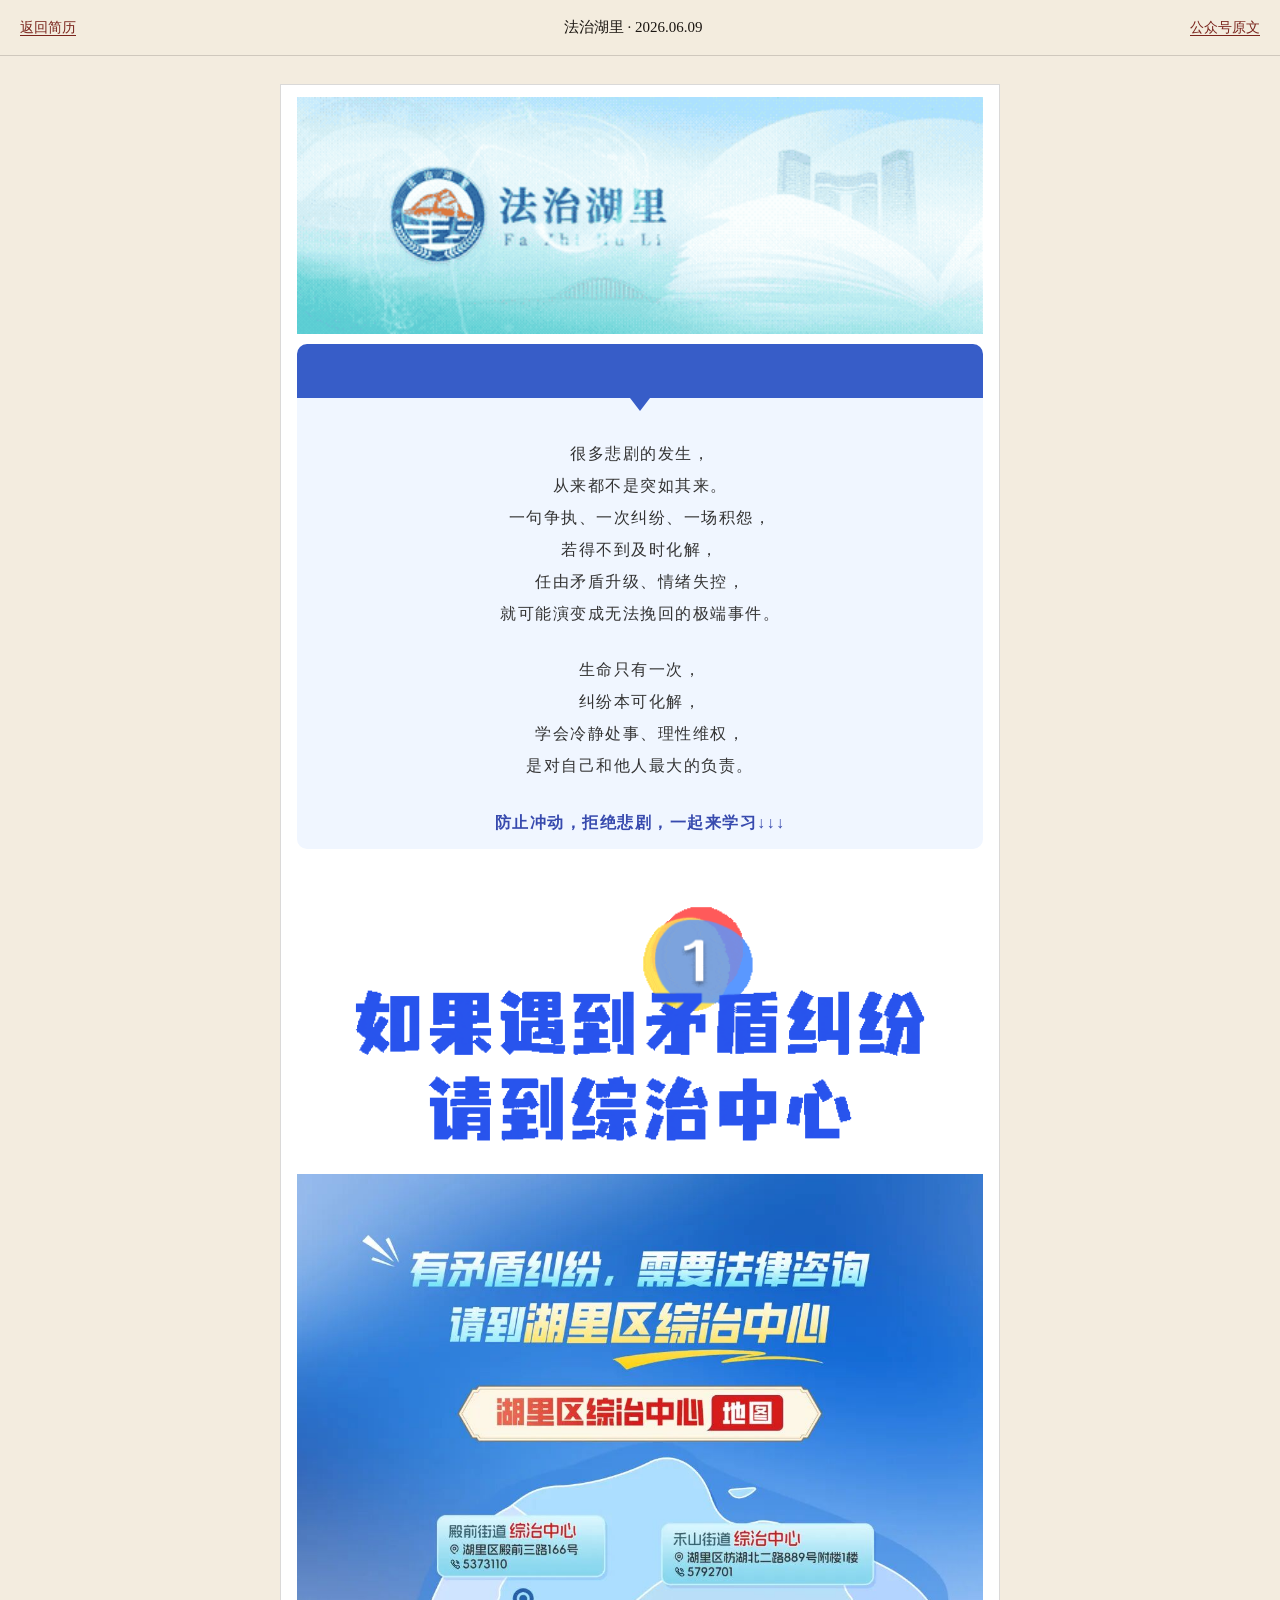
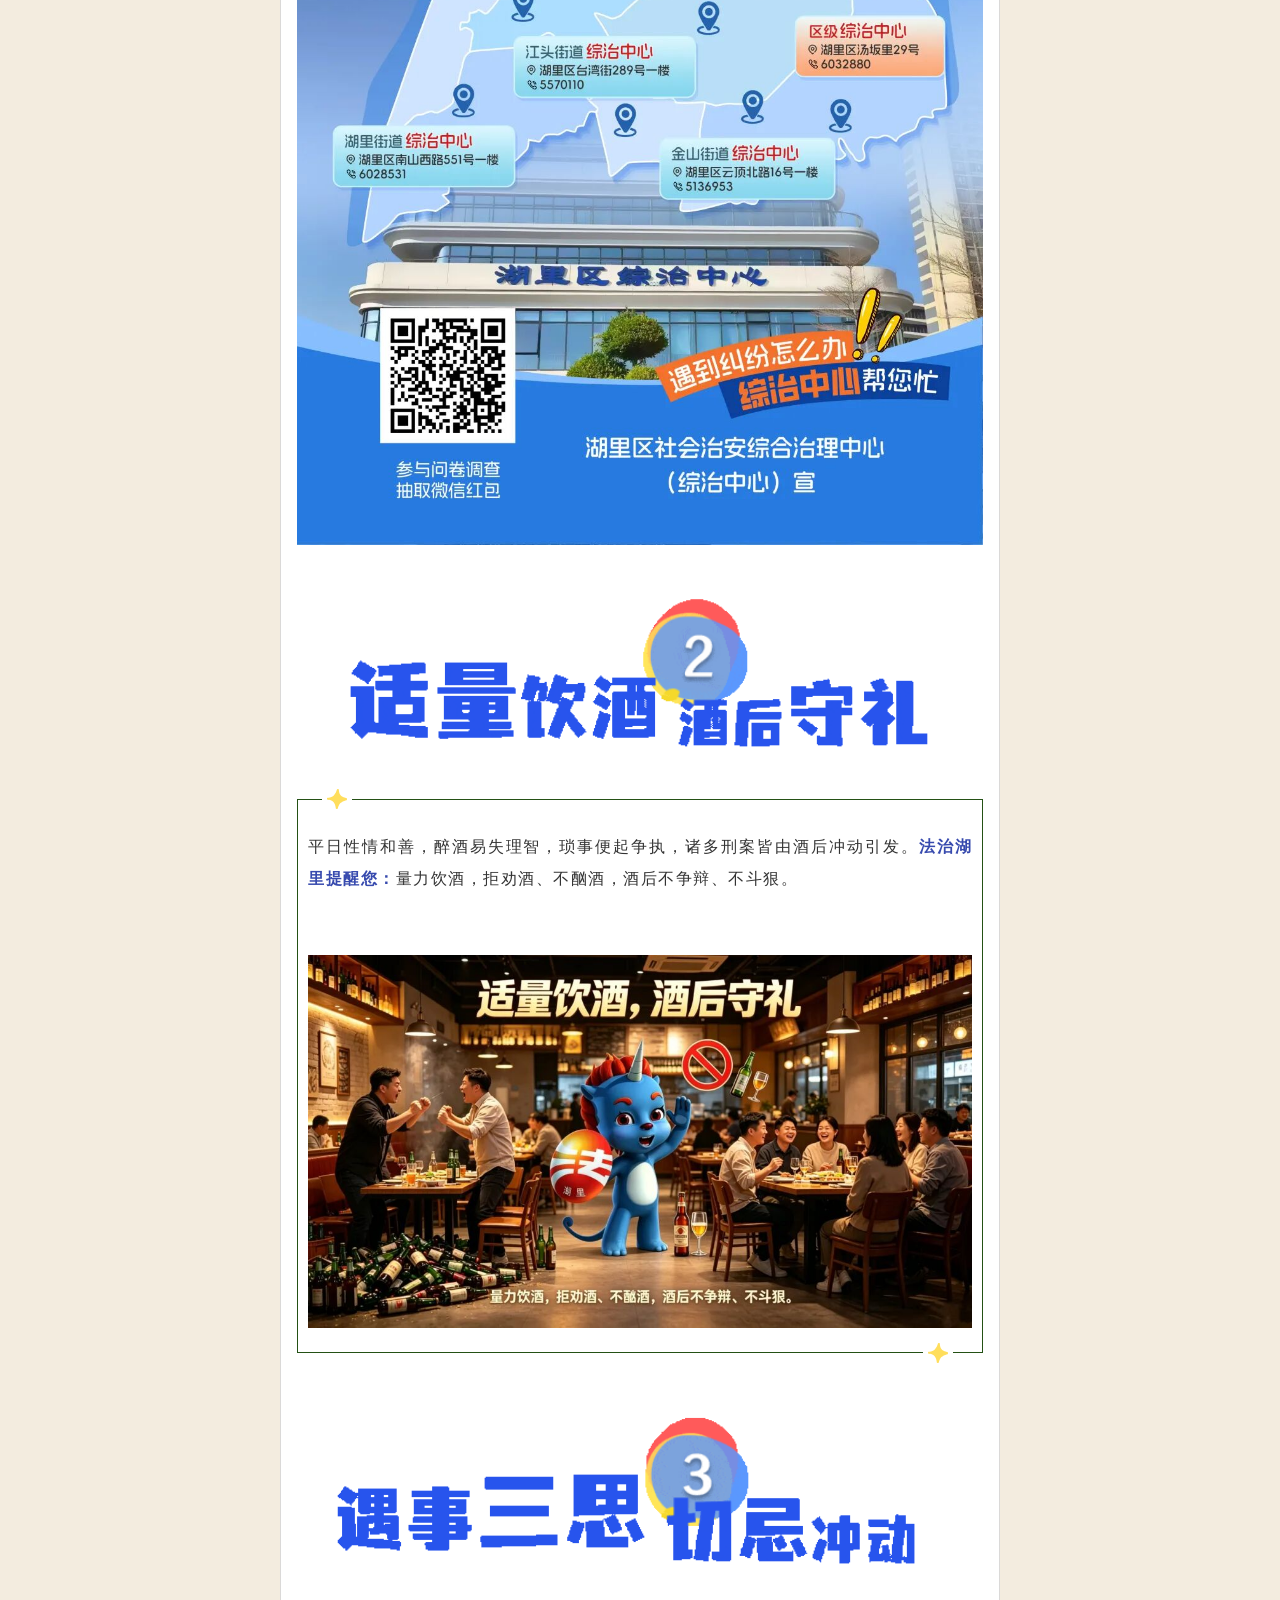
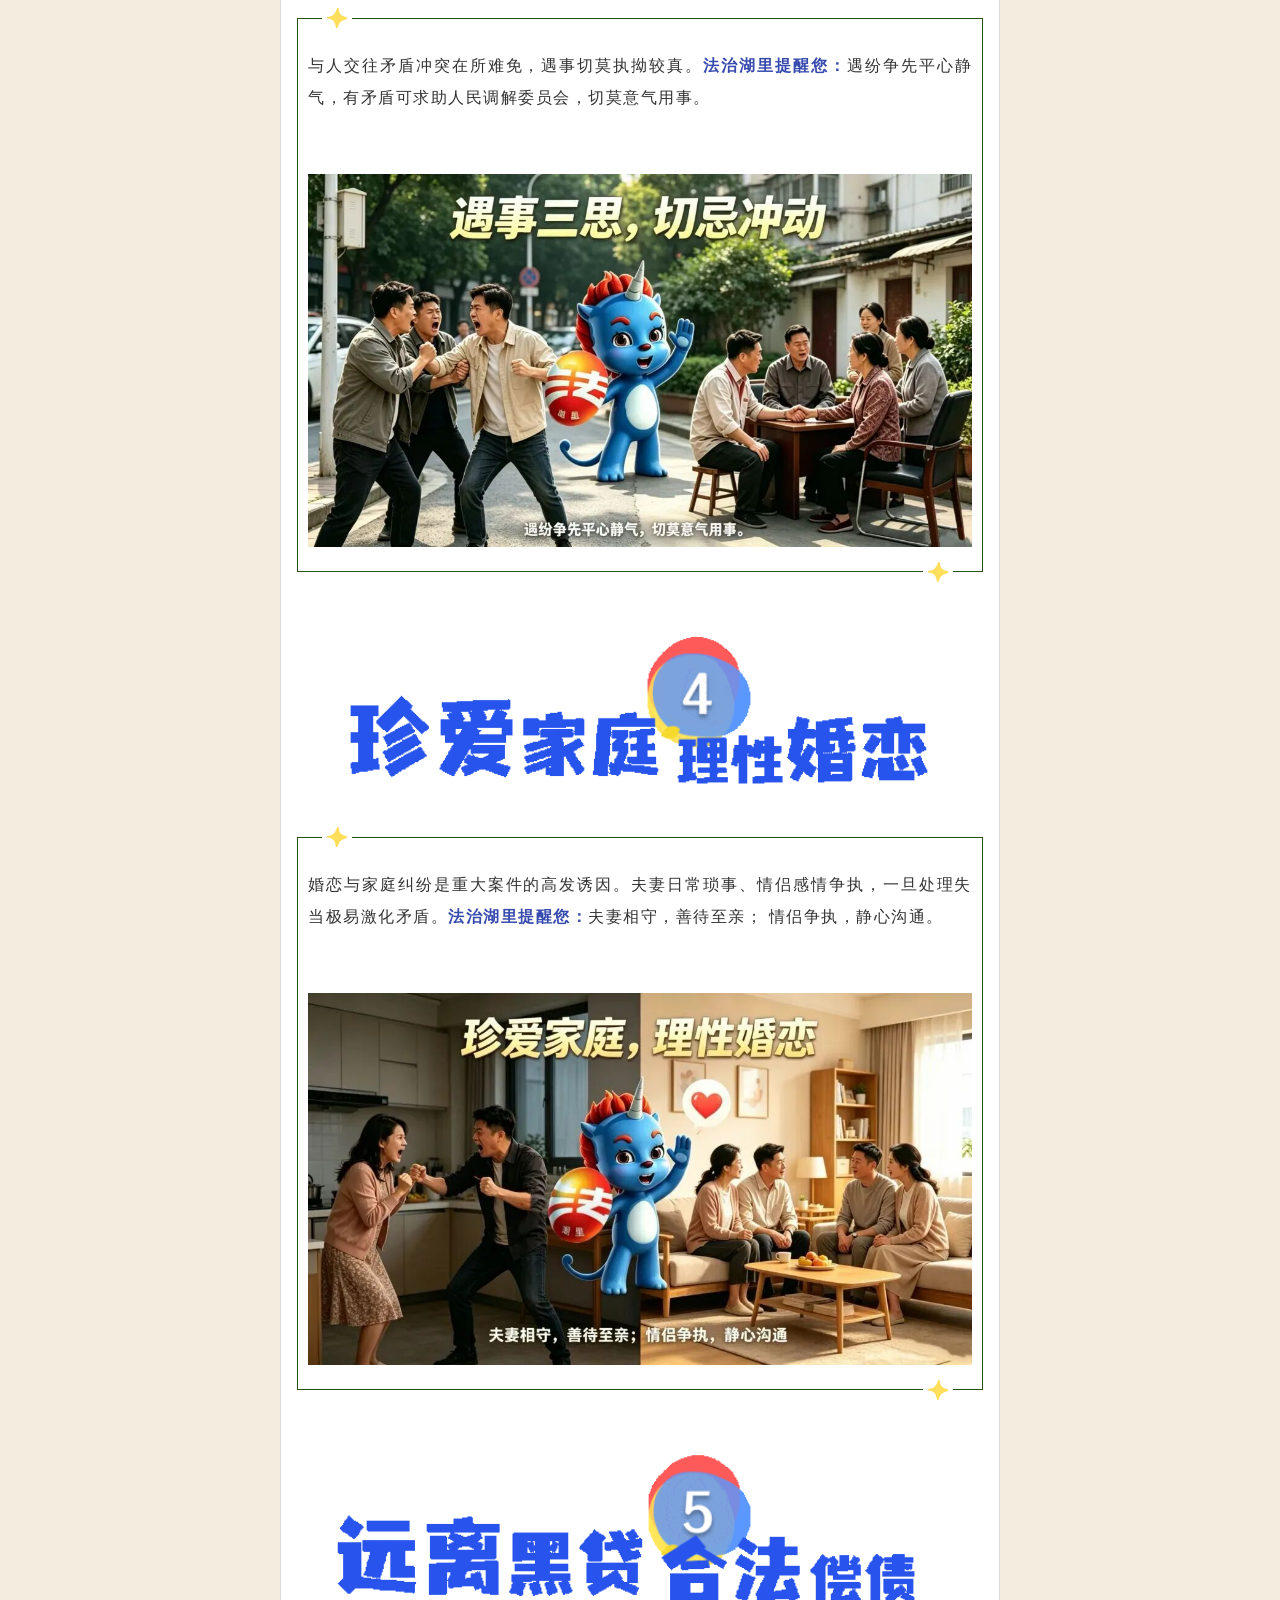
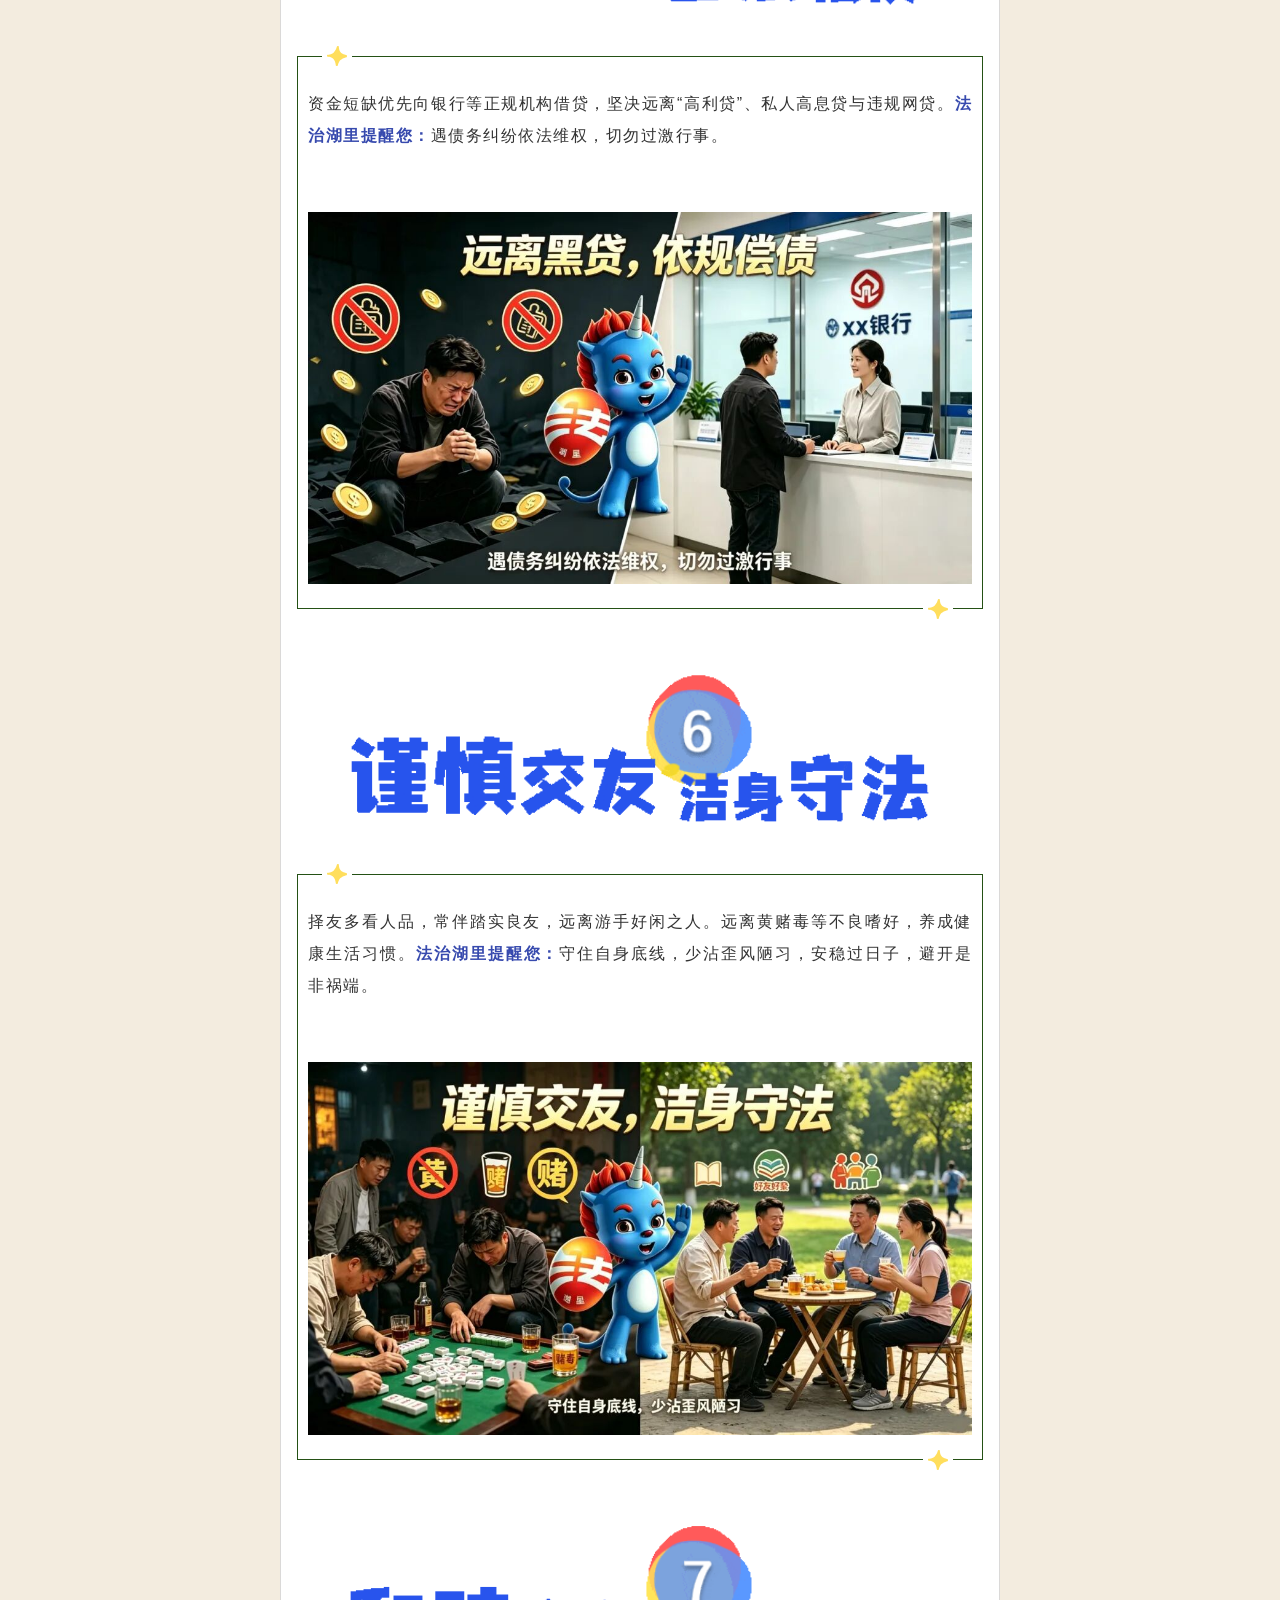
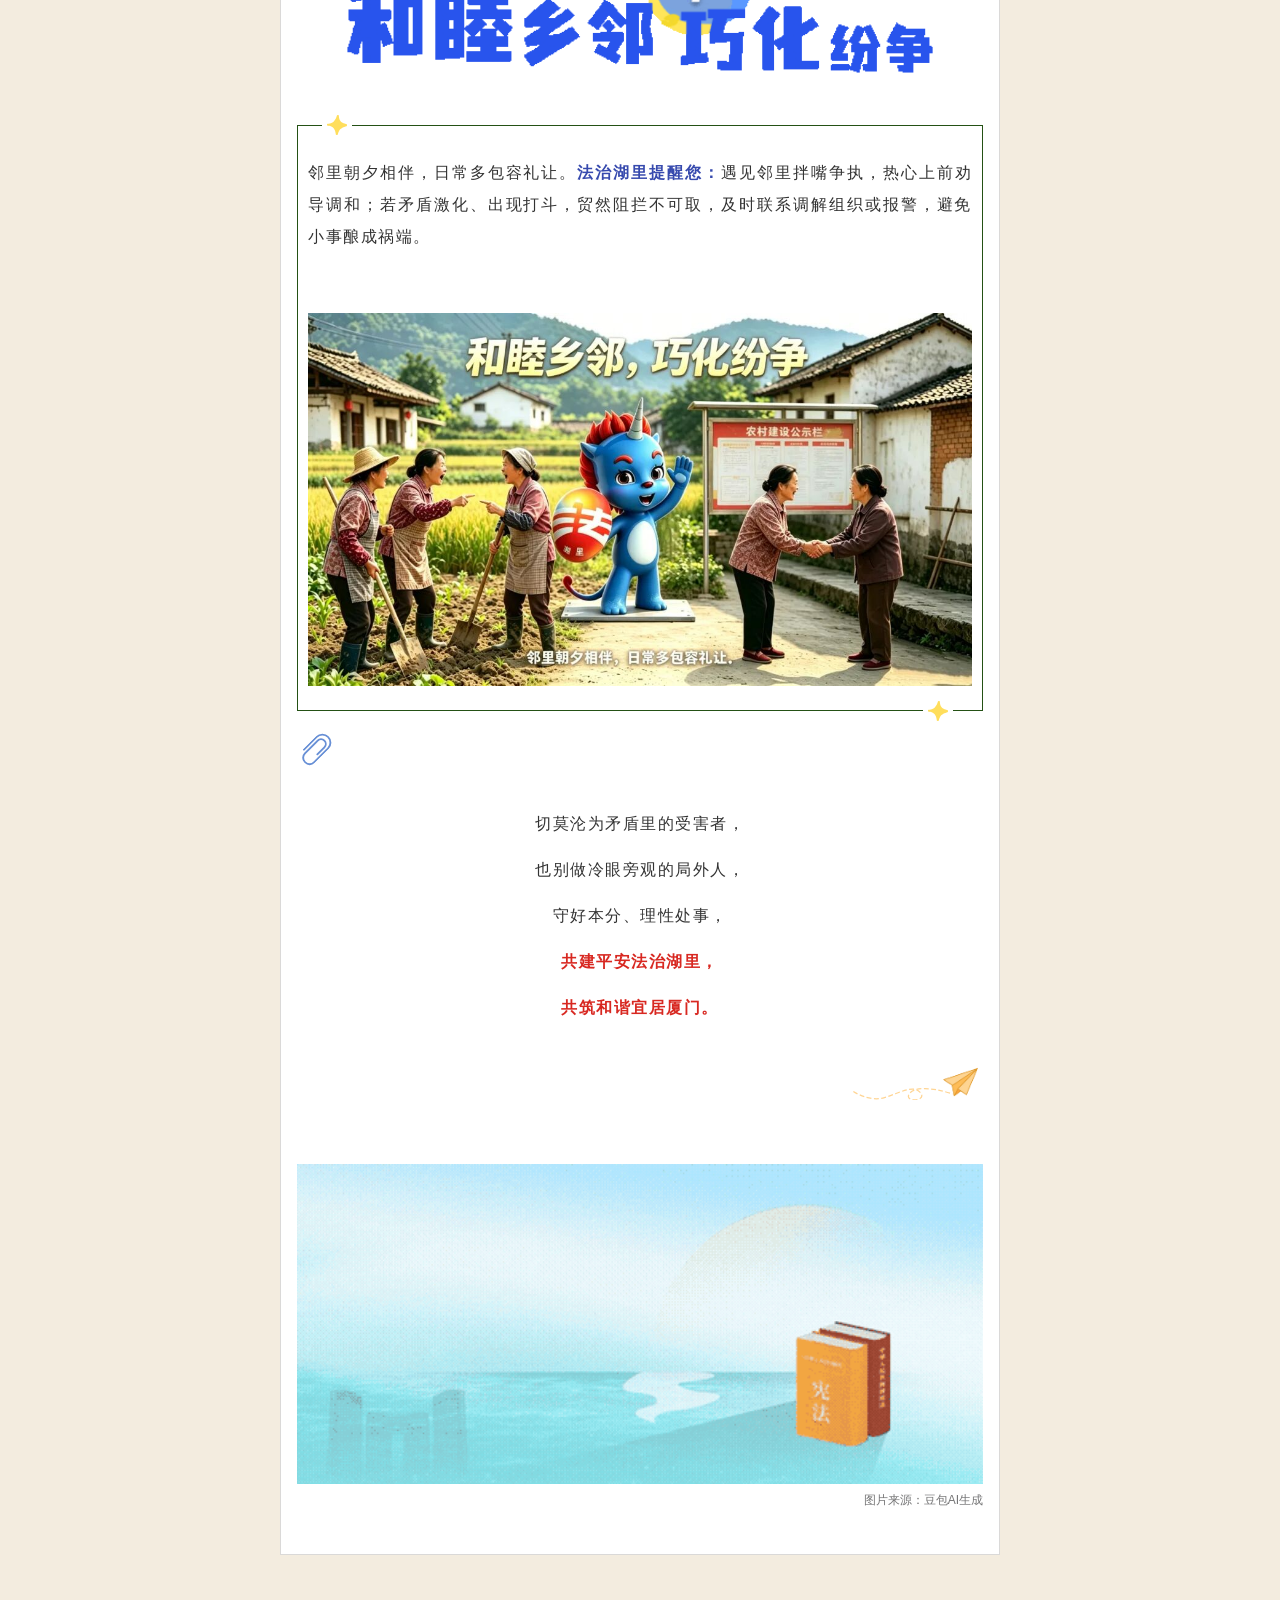
<file: works/impulse/index.html>
<!DOCTYPE html>
<html lang="zh-CN">
<head>
  <meta charset="utf-8">
  <meta name="viewport" content="width=device-width, initial-scale=1">
  <title>防止冲动 拒绝悲剧丨一起来学习→</title>
  <link rel="icon" href="../../favicon.svg" type="image/svg+xml">
  <link rel="stylesheet" href="../../article.css">
</head>
<body>
  <header class="top">
    <a class="back" href="../../">返回简历</a>
    <p class="meta">法治湖里 · 2026.06.09</p>
    <a class="origin" href="https://mp.weixin.qq.com/s/WGhuxQnRJKtKiVoGiGV1qA#wechat_redirect" target="_blank" rel="noopener noreferrer">公众号原文</a>
  </header>
  <article class="wx" id="content">
<section data-role="outer" label="edit by 135editor" data-pm-slice="0 0 []"><section data-role="outer" label="edit by 135editor" data-pm-slice="0 0 []"><section data-role="outer" label="edit by 135editor" data-pm-slice="0 0 []"><section data-role="outer" label="edit by 135editor" data-pm-slice="0 0 []"><section data-role="outer" label="edit by 135editor" data-pm-slice="0 0 []"><section data-role="paragraph" data-id="us-4824525" data-tools="135编辑器"><section nodeleaf=""><img alt="图片" class="__bg_gif" data-aistatus="1" data-backh="200" data-backw="578" data-ratio="0.3466666666666667" data-s="300,640" src="../../assets/banner-top.gif" data-type="gif#imgIndex=0" data-w="600" data-width="100%" style="vertical-align:middle;width:100%;box-sizing:border-box;visibility:visible !important;max-width:100% !important;"  /></section></section><section data-tools="135编辑器" data-id="169388"><section style="margin: 10px auto;"><section style="background-color: #375dc8;padding: 5px 15px;border-radius: 10px 10px 0 0;box-sizing:border-box;"><section style="display: flex;justify-content: space-between;align-items: center;"><section style="width: 100%;max-width:100% !important;box-sizing:border-box;" data-width="100%"><section style="font-size: 16px;color: #ffffff;text-align: left;"><span leaf=""><br  /></span></section></section><section style="flex-shrink: 0;"><section style="font-size: 40px;color: #adbcfd;text-align:center;line-height: 1.1em;"><span leaf=""><br  /></span></section></section></section></section><section style="width: 0px;height: 1px;border-left: 10px solid transparent;border-right: 10px solid transparent;border-top: 13px solid #375dc8;margin: 0px auto -13px;box-sizing:border-box;transform: rotateZ(0deg);-webkit-transform: rotateZ(0deg);-moz-transform: rotateZ(0deg);-o-transform: rotateZ(0deg);"><span leaf=""><br  /></span></section><section style="background-color: #f0f6ff;padding: 15px 15px 10px;border-radius: 0 0 10px 10px;box-sizing:border-box;"><section data-autoskip="1" style="text-align: justify;line-height:1.75em;letter-spacing: 1.5px;font-size:14px;color:#333333;background-color: transparent;"><p style="text-align:center;max-inline-size: 100%;margin: 0px;padding: 0px;hyphens: auto;overflow-wrap: anywhere;word-break: break-word;hyphenate-limit-chars: 6 3 3;hyphenate-character: &quot;-&quot;;clear: both;min-height: 1em;cursor: text;color: rgb(51, 51, 51);font-size: 14px;letter-spacing: 1.5px;caret-color: rgb(255, 0, 0);text-decoration-thickness: initial;font-family: mp-quote, -apple-system-font, BlinkMacSystemFont, Arial, sans-serif;box-sizing: border-box !important;"><span leaf=""><br  /></span></p><p style="text-align:center;max-inline-size: 100%;margin: 0px;padding: 0px;hyphens: auto;overflow-wrap: anywhere;word-break: break-word;hyphenate-limit-chars: 6 3 3;hyphenate-character: &quot;-&quot;;clear: both;min-height: 1em;cursor: text;color: rgb(51, 51, 51);font-size: 14px;letter-spacing: 1.5px;caret-color: rgb(255, 0, 0);text-decoration-thickness: initial;line-height: 2;font-family: mp-quote, -apple-system-font, BlinkMacSystemFont, Arial, sans-serif;box-sizing: border-box !important;"><span style="max-inline-size: 100%;margin: 0px;padding: 0px;hyphens: auto;overflow-wrap: anywhere;word-break: break-word;hyphenate-limit-chars: 6 3 3;hyphenate-character: &quot;-&quot;;cursor: text;background-color: transparent;caret-color: red;font-size: 16px;letter-spacing: 1.5px;box-sizing: border-box !important;"><span leaf="">很多悲剧的发生，</span></span></p><p style="text-align:center;max-inline-size: 100%;margin: 0px;padding: 0px;hyphens: auto;overflow-wrap: anywhere;word-break: break-word;hyphenate-limit-chars: 6 3 3;hyphenate-character: &quot;-&quot;;clear: both;min-height: 1em;cursor: text;color: rgb(51, 51, 51);font-size: 14px;letter-spacing: 1.5px;caret-color: rgb(255, 0, 0);text-decoration-thickness: initial;line-height: 2;font-family: mp-quote, -apple-system-font, BlinkMacSystemFont, Arial, sans-serif;box-sizing: border-box !important;"><span style="max-inline-size: 100%;margin: 0px;padding: 0px;hyphens: auto;overflow-wrap: anywhere;word-break: break-word;hyphenate-limit-chars: 6 3 3;hyphenate-character: &quot;-&quot;;cursor: text;font-size: 16px;letter-spacing: 1.5px;box-sizing: border-box !important;"><span leaf="">从来都不是突如其来。</span></span></p><p style="text-align:center;max-inline-size: 100%;margin: 0px;padding: 0px;hyphens: auto;overflow-wrap: anywhere;word-break: break-word;hyphenate-limit-chars: 6 3 3;hyphenate-character: &quot;-&quot;;clear: both;min-height: 1em;cursor: text;color: rgb(51, 51, 51);font-size: 14px;letter-spacing: 1.5px;caret-color: rgb(255, 0, 0);text-decoration-thickness: initial;line-height: 2;font-family: mp-quote, -apple-system-font, BlinkMacSystemFont, Arial, sans-serif;box-sizing: border-box !important;"><span style="max-inline-size: 100%;margin: 0px;padding: 0px;hyphens: auto;overflow-wrap: anywhere;word-break: break-word;hyphenate-limit-chars: 6 3 3;hyphenate-character: &quot;-&quot;;cursor: text;font-size: 16px;letter-spacing: 1.5px;box-sizing: border-box !important;"><span leaf="">一句争执、一次纠纷、一场积怨，</span></span></p><p style="text-align:center;max-inline-size: 100%;margin: 0px;padding: 0px;hyphens: auto;overflow-wrap: anywhere;word-break: break-word;hyphenate-limit-chars: 6 3 3;hyphenate-character: &quot;-&quot;;clear: both;min-height: 1em;cursor: text;color: rgb(51, 51, 51);font-size: 14px;letter-spacing: 1.5px;caret-color: rgb(255, 0, 0);text-decoration-thickness: initial;line-height: 2;font-family: mp-quote, -apple-system-font, BlinkMacSystemFont, Arial, sans-serif;box-sizing: border-box !important;"><span style="max-inline-size: 100%;margin: 0px;padding: 0px;hyphens: auto;overflow-wrap: anywhere;word-break: break-word;hyphenate-limit-chars: 6 3 3;hyphenate-character: &quot;-&quot;;cursor: text;font-size: 16px;letter-spacing: 1.5px;box-sizing: border-box !important;"><span leaf="">若得不到及时化解，</span></span></p><p style="text-align:center;max-inline-size: 100%;margin: 0px;padding: 0px;hyphens: auto;overflow-wrap: anywhere;word-break: break-word;hyphenate-limit-chars: 6 3 3;hyphenate-character: &quot;-&quot;;clear: both;min-height: 1em;cursor: text;color: rgb(51, 51, 51);font-size: 14px;letter-spacing: 1.5px;caret-color: rgb(255, 0, 0);text-decoration-thickness: initial;line-height: 2;font-family: mp-quote, -apple-system-font, BlinkMacSystemFont, Arial, sans-serif;box-sizing: border-box !important;"><span style="max-inline-size: 100%;margin: 0px;padding: 0px;hyphens: auto;overflow-wrap: anywhere;word-break: break-word;hyphenate-limit-chars: 6 3 3;hyphenate-character: &quot;-&quot;;cursor: text;font-size: 16px;letter-spacing: 1.5px;box-sizing: border-box !important;"><span leaf="">任由矛盾升级、情绪失控，</span></span></p><p style="text-align:center;max-inline-size: 100%;margin: 0px;padding: 0px;hyphens: auto;overflow-wrap: anywhere;word-break: break-word;hyphenate-limit-chars: 6 3 3;hyphenate-character: &quot;-&quot;;clear: both;min-height: 1em;cursor: text;color: rgb(51, 51, 51);font-size: 14px;letter-spacing: 1.5px;caret-color: rgb(255, 0, 0);text-decoration-thickness: initial;line-height: 2;font-family: mp-quote, -apple-system-font, BlinkMacSystemFont, Arial, sans-serif;box-sizing: border-box !important;"><span style="max-inline-size: 100%;margin: 0px;padding: 0px;hyphens: auto;overflow-wrap: anywhere;word-break: break-word;hyphenate-limit-chars: 6 3 3;hyphenate-character: &quot;-&quot;;cursor: text;font-size: 16px;letter-spacing: 1.5px;box-sizing: border-box !important;"><span leaf="">就可能演变成无法挽回的极端事件。</span></span></p><p style="text-align:center;max-inline-size: 100%;margin: 0px;padding: 0px;hyphens: auto;overflow-wrap: anywhere;word-break: break-word;hyphenate-limit-chars: 6 3 3;hyphenate-character: &quot;-&quot;;clear: both;min-height: 1em;cursor: text;color: rgb(51, 51, 51);font-size: 14px;letter-spacing: 1.5px;caret-color: rgb(255, 0, 0);text-decoration-thickness: initial;font-family: mp-quote, -apple-system-font, BlinkMacSystemFont, Arial, sans-serif;box-sizing: border-box !important;"><span leaf=""><br  /></span></p><p style="text-align:center;max-inline-size: 100%;margin: 0px;padding: 0px;hyphens: auto;overflow-wrap: anywhere;word-break: break-word;hyphenate-limit-chars: 6 3 3;hyphenate-character: &quot;-&quot;;clear: both;min-height: 1em;cursor: text;color: rgb(51, 51, 51);letter-spacing: 1.5px;caret-color: rgb(255, 0, 0);text-decoration-thickness: initial;font-size: 16px;line-height: 2;font-family: mp-quote, -apple-system-font, BlinkMacSystemFont, Arial, sans-serif;box-sizing: border-box !important;"><span style="font-size: 16px;letter-spacing: 1.5px;"><span leaf="">生命只有一次，</span></span></p><p style="text-align:center;max-inline-size: 100%;margin: 0px;padding: 0px;hyphens: auto;overflow-wrap: anywhere;word-break: break-word;hyphenate-limit-chars: 6 3 3;hyphenate-character: &quot;-&quot;;clear: both;min-height: 1em;cursor: text;color: rgb(51, 51, 51);letter-spacing: 1.5px;caret-color: rgb(255, 0, 0);text-decoration-thickness: initial;font-size: 16px;line-height: 2;font-family: mp-quote, -apple-system-font, BlinkMacSystemFont, Arial, sans-serif;box-sizing: border-box !important;"><span style="font-size: 16px;letter-spacing: 1.5px;"><span leaf="">纠纷本可化解，</span></span></p><p style="text-align:center;max-inline-size: 100%;margin: 0px;padding: 0px;hyphens: auto;overflow-wrap: anywhere;word-break: break-word;hyphenate-limit-chars: 6 3 3;hyphenate-character: &quot;-&quot;;clear: both;min-height: 1em;cursor: text;color: rgb(51, 51, 51);letter-spacing: 1.5px;caret-color: rgb(255, 0, 0);text-decoration-thickness: initial;font-size: 16px;line-height: 2;font-family: mp-quote, -apple-system-font, BlinkMacSystemFont, Arial, sans-serif;box-sizing: border-box !important;"><span style="font-size: 16px;letter-spacing: 1.5px;"><span leaf="">学会冷静处事、理性维权，</span></span></p><p style="text-align:center;max-inline-size: 100%;margin: 0px;padding: 0px;hyphens: auto;overflow-wrap: anywhere;word-break: break-word;hyphenate-limit-chars: 6 3 3;hyphenate-character: &quot;-&quot;;clear: both;min-height: 1em;cursor: text;color: rgb(51, 51, 51);letter-spacing: 1.5px;caret-color: rgb(255, 0, 0);text-decoration-thickness: initial;font-size: 16px;line-height: 2;font-family: mp-quote, -apple-system-font, BlinkMacSystemFont, Arial, sans-serif;box-sizing: border-box !important;"><span style="font-size: 16px;letter-spacing: 1.5px;"><span leaf="">是对自己和他人最大的负责。</span></span></p><p style="text-align:center;max-inline-size: 100%;margin: 0px;padding: 0px;hyphens: auto;overflow-wrap: anywhere;word-break: break-word;hyphenate-limit-chars: 6 3 3;hyphenate-character: &quot;-&quot;;clear: both;min-height: 1em;cursor: text;color: rgb(51, 51, 51);font-size: 14px;letter-spacing: 1.5px;caret-color: rgb(255, 0, 0);text-decoration-thickness: initial;font-family: mp-quote, -apple-system-font, BlinkMacSystemFont, Arial, sans-serif;box-sizing: border-box !important;"><span leaf=""><br  /></span></p><p style="text-align:center;max-inline-size: 100%;margin: 0px;padding: 0px;hyphens: auto;overflow-wrap: anywhere;word-break: break-word;hyphenate-limit-chars: 6 3 3;hyphenate-character: &quot;-&quot;;clear: both;min-height: 1em;cursor: text;color: rgb(51, 51, 51);font-size: 16px;letter-spacing: 1.5px;caret-color: rgb(255, 0, 0);text-decoration-thickness: initial;line-height: 2;font-family: mp-quote, -apple-system-font, BlinkMacSystemFont, Arial, sans-serif;box-sizing: border-box !important;"><span style="font-size: 16px;letter-spacing: 1.5px;"><strong style="max-inline-size: 100%;margin: 0px;padding: 0px;hyphens: auto;overflow-wrap: anywhere;word-break: break-word;hyphenate-limit-chars: 6 3 3;hyphenate-character: &quot;-&quot;;box-sizing: border-box !important;cursor: text;"><span style="max-inline-size: 100%;margin: 0px;padding: 0px;hyphens: auto;overflow-wrap: anywhere;word-break: break-word;hyphenate-limit-chars: 6 3 3;hyphenate-character: &quot;-&quot;;cursor: text;text-decoration: none;color: rgb(55, 74, 174);font-size: 16px;letter-spacing: 1.5px;font-family: mp-quote, -apple-system-font, BlinkMacSystemFont, Arial, sans-serif;box-sizing: border-box !important;"><span leaf="">防止冲动，拒绝悲剧，一起来学习↓↓↓</span></span></strong></span></p></section></section></section></section><section><section style="text-align: center;" nodeleaf=""><img class="rich_pages wxw-img" data-aistatus="1" data-backh="257" data-backw="578" data-imgfileid="100063717" data-ratio="0.4453125" src="media/02.gif" data-type="gif" data-w="640" style="width:100%;" type="block"  /></section><section style="text-align: center;" nodeleaf=""><img src="media/03.jpg" class="rich_pages wxw-img" data-ratio="1.414516129032258" data-s="300,640" data-type="jpeg" data-w="2480" style="width:100%;" type="block" data-backw="578" data-backh="818" data-imgfileid="100063715" data-aistatus="1"  /></section><section style="text-align: center;" nodeleaf=""><img class="rich_pages wxw-img" data-aistatus="1" data-backh="182" data-backw="578" data-imgfileid="100063718" data-ratio="0.3140625" src="media/04.gif" data-type="gif" data-w="640" style="width:100%;" type="block"  /></section></section><section data-tools="135编辑器" data-id="170857"><section style="margin: 10px auto;"><section style="display: flex;justify-content: flex-start;"><section style="margin-left: 25px;"><section style="width: 20px;margin: 0 5px -10px;box-sizing:border-box;"><svg xmlns="http://www.w3.org/2000/svg" viewbox="0 0 36.69 36.67" style="display: block;"><g data-name="图层 2"><g data-name="图层 1"><path d="M21.8.8S21.51,8,25.31,12,36,16.77,36,16.77a2.62,2.62,0,0,1-.07,3.7s-7.07,1.38-11.19,5.37c-3.86,3.73-4.8,10.09-4.8,10.09a2.61,2.61,0,0,1-3.7-.06s-.49-8-4.42-12.1-11-3.89-11-3.89a2.61,2.61,0,0,1,.06-3.7s7.78-.78,11.56-4.43c4.2-4.06,5.74-11,5.74-11A2.61,2.61,0,0,1,21.8.8Z" style="fill:#ffde5c;fill-rule:evenodd;"></path></g></g></svg></section><section style="width: 100%;height: 1px;background-color: #ffffff;margin-bottom: -1px;max-width:100% !important;box-sizing:border-box;" data-width="100%"><span leaf=""><br  /></span></section></section></section><section style="padding: 15px 10px;border: 1px solid #245115;box-sizing:border-box;"><section data-autoskip="1" style="text-align: justify;line-height: 1.75em;letter-spacing: 1.5px;font-size: 16px;color: #333333;background-color: transparent;"><p style="line-height:2;"><span style="font-size: 16px;letter-spacing: 1.5px;"><span leaf="">平日性情和善，醉酒易失理智，琐事便起争执，诸多刑案皆由酒后冲动引发。</span><span style="font-size: 16px;color: #374aae;"><strong><span leaf="">法治湖里提醒您：</span></strong></span><span leaf="">量力饮酒，拒劝酒、不酗酒，酒后不争辩、不斗狠。</span></span></p><p><span leaf=""><br  /></span></p><section><section style="text-align:center;" nodeleaf=""><img class="rich_pages wxw-img" data-aistatus="1" data-backh="312" data-backw="557" data-imgfileid="100063696" data-ratio="0.5611111111111111" src="media/05.jpg" data-type="jpeg" data-w="1080" style="vertical-align:baseline;width:100%;"  /></section></section></section></section><section style="display: flex;justify-content: flex-end;"><section style="padding-right: 30px;box-sizing:border-box;"><section style="width: 100%;height: 1px;background-color: #ffffff;margin-top: -1px;max-width:100% !important;box-sizing:border-box;" data-width="100%"><span leaf=""><br  /></span></section><section style="width: 20px;margin: -10px 5px 0;box-sizing:border-box;"><svg xmlns="http://www.w3.org/2000/svg" viewbox="0 0 36.69 36.67" style="display: block;"><g data-name="图层 2"><g data-name="图层 1"><path d="M21.8.8S21.51,8,25.31,12,36,16.77,36,16.77a2.62,2.62,0,0,1-.07,3.7s-7.07,1.38-11.19,5.37c-3.86,3.73-4.8,10.09-4.8,10.09a2.61,2.61,0,0,1-3.7-.06s-.49-8-4.42-12.1-11-3.89-11-3.89a2.61,2.61,0,0,1,.06-3.7s7.78-.78,11.56-4.43c4.2-4.06,5.74-11,5.74-11A2.61,2.61,0,0,1,21.8.8Z" style="fill:#ffde5c;fill-rule:evenodd;"></path></g></g></svg></section></section></section></section></section><section><section style="text-align: center;" nodeleaf=""><img class="rich_pages wxw-img" data-aistatus="1" data-backh="182" data-backw="578" data-imgfileid="100063719" data-ratio="0.3140625" src="media/06.gif" data-type="gif" data-w="640" style="width:100%;" type="block"  /></section></section><section data-tools="135编辑器" data-id="170857"><section style="margin: 10px auto;"><section style="display: flex;justify-content: flex-start;"><section style="margin-left: 25px;"><section style="width: 20px;margin: 0 5px -10px;box-sizing:border-box;"><svg xmlns="http://www.w3.org/2000/svg" viewbox="0 0 36.69 36.67" style="display: block;"><g data-name="图层 2"><g data-name="图层 1"><path d="M21.8.8S21.51,8,25.31,12,36,16.77,36,16.77a2.62,2.62,0,0,1-.07,3.7s-7.07,1.38-11.19,5.37c-3.86,3.73-4.8,10.09-4.8,10.09a2.61,2.61,0,0,1-3.7-.06s-.49-8-4.42-12.1-11-3.89-11-3.89a2.61,2.61,0,0,1,.06-3.7s7.78-.78,11.56-4.43c4.2-4.06,5.74-11,5.74-11A2.61,2.61,0,0,1,21.8.8Z" style="fill:#ffde5c;fill-rule:evenodd;"></path></g></g></svg></section><section style="width: 100%;height: 1px;background-color: #ffffff;margin-bottom: -1px;max-width:100% !important;box-sizing:border-box;" data-width="100%"><span leaf=""><br  /></span></section></section></section><section style="padding: 15px 10px;border: 1px solid #245115;box-sizing:border-box;"><section data-autoskip="1" style="text-align: justify;line-height: 1.75em;letter-spacing: 1.5px;font-size: 16px;color: #333333;background-color: transparent;"><p style="line-height:2;"><span style="background-color: transparent;caret-color: red;font-size: 16px;letter-spacing: 1.5px;"><span leaf="">与人交往矛盾冲突在所难免，遇事切莫执拗较真。</span><strong><span style="font-size: 16px;background-color: transparent;caret-color: red;color: #374aae;letter-spacing: 1.5px;"><span leaf="">法治湖里提醒您：</span></span></strong><span leaf="">遇纷争先平心静气，有矛盾可求助人民调解委员会，切莫意气用事。</span></span></p><p><span leaf=""><br  /></span></p><section><section style="text-align: center;" nodeleaf=""><img class="rich_pages wxw-img" data-aistatus="1" data-backh="312" data-backw="556" data-imgfileid="100063713" data-ratio="0.5611111111111111" data-s="300,640" src="media/07.jpg" data-type="jpeg" data-w="1080" style="width:100%;" type="block"  /></section></section></section></section><section style="display: flex;justify-content: flex-end;"><section style="padding-right: 30px;box-sizing:border-box;"><section style="width: 100%;height: 1px;background-color: #ffffff;margin-top: -1px;max-width:100% !important;box-sizing:border-box;" data-width="100%"><span leaf=""><br  /></span></section><section style="width: 20px;margin: -10px 5px 0;box-sizing:border-box;"><svg xmlns="http://www.w3.org/2000/svg" viewbox="0 0 36.69 36.67" style="display: block;"><g data-name="图层 2"><g data-name="图层 1"><path d="M21.8.8S21.51,8,25.31,12,36,16.77,36,16.77a2.62,2.62,0,0,1-.07,3.7s-7.07,1.38-11.19,5.37c-3.86,3.73-4.8,10.09-4.8,10.09a2.61,2.61,0,0,1-3.7-.06s-.49-8-4.42-12.1-11-3.89-11-3.89a2.61,2.61,0,0,1,.06-3.7s7.78-.78,11.56-4.43c4.2-4.06,5.74-11,5.74-11A2.61,2.61,0,0,1,21.8.8Z" style="fill:#ffde5c;fill-rule:evenodd;"></path></g></g></svg></section></section></section></section></section><section><section style="text-align: center;" nodeleaf=""><img class="rich_pages wxw-img" data-aistatus="1" data-backh="182" data-backw="578" data-imgfileid="100063720" data-ratio="0.3140625" src="media/08.gif" data-type="gif" data-w="640" style="width:100%;" type="block"  /></section></section><section data-tools="135编辑器" data-id="170857"><section style="margin: 10px auto;"><section style="display: flex;justify-content: flex-start;"><section style="margin-left: 25px;"><section style="width: 20px;margin: 0 5px -10px;box-sizing:border-box;"><svg xmlns="http://www.w3.org/2000/svg" viewbox="0 0 36.69 36.67" style="display: block;"><g data-name="图层 2"><g data-name="图层 1"><path d="M21.8.8S21.51,8,25.31,12,36,16.77,36,16.77a2.62,2.62,0,0,1-.07,3.7s-7.07,1.38-11.19,5.37c-3.86,3.73-4.8,10.09-4.8,10.09a2.61,2.61,0,0,1-3.7-.06s-.49-8-4.42-12.1-11-3.89-11-3.89a2.61,2.61,0,0,1,.06-3.7s7.78-.78,11.56-4.43c4.2-4.06,5.74-11,5.74-11A2.61,2.61,0,0,1,21.8.8Z" style="fill:#ffde5c;fill-rule:evenodd;"></path></g></g></svg></section><section style="width: 100%;height: 1px;background-color: #ffffff;margin-bottom: -1px;max-width:100% !important;box-sizing:border-box;" data-width="100%"><span leaf=""><br  /></span></section></section></section><section style="padding: 15px 10px;border: 1px solid #245115;box-sizing:border-box;"><section data-autoskip="1" style="text-align: justify;line-height: 1.75em;letter-spacing: 1.5px;font-size: 16px;color: #333333;background-color: transparent;"><p style="line-height:2;"><span style="font-size: 16px;letter-spacing: 1.5px;"><span leaf="">婚恋与家庭纠纷是重大案件的高发诱因。夫妻日常琐事、情侣感情争执，一旦处理失当极易激化矛盾。</span><strong><span style="font-size: 16px;color: #374aae;letter-spacing: 1.5px;"><span leaf="">法治湖里提醒您：</span></span></strong><span leaf="">夫妻相守，善待至亲； 情侣争执，静心沟通。</span></span></p><p><span leaf=""><br  /></span></p><section><section style="text-align:center;" nodeleaf=""><img class="rich_pages wxw-img" data-aistatus="1" data-backh="312" data-backw="557" data-imgfileid="100063705" data-ratio="0.5611111111111111" data-type="jpeg" data-w="1080" src="media/09.jpg" style="vertical-align: baseline; width: 100%; pointer-events: initial;"></section></section></section></section><section style="display: flex;justify-content: flex-end;"><section style="padding-right: 30px;box-sizing:border-box;"><section style="width: 100%;height: 1px;background-color: #ffffff;margin-top: -1px;max-width:100% !important;box-sizing:border-box;" data-width="100%"><span leaf=""><br  /></span></section><section style="width: 20px;margin: -10px 5px 0;box-sizing:border-box;"><svg xmlns="http://www.w3.org/2000/svg" viewbox="0 0 36.69 36.67" style="display: block;"><g data-name="图层 2"><g data-name="图层 1"><path d="M21.8.8S21.51,8,25.31,12,36,16.77,36,16.77a2.62,2.62,0,0,1-.07,3.7s-7.07,1.38-11.19,5.37c-3.86,3.73-4.8,10.09-4.8,10.09a2.61,2.61,0,0,1-3.7-.06s-.49-8-4.42-12.1-11-3.89-11-3.89a2.61,2.61,0,0,1,.06-3.7s7.78-.78,11.56-4.43c4.2-4.06,5.74-11,5.74-11A2.61,2.61,0,0,1,21.8.8Z" style="fill:#ffde5c;fill-rule:evenodd;"></path></g></g></svg></section></section></section></section></section><section><section style="text-align: center;" nodeleaf=""><img class="rich_pages wxw-img" data-aistatus="1" data-backh="182" data-backw="578" data-imgfileid="100063721" data-ratio="0.3140625" src="media/10.gif" data-type="gif" data-w="640" style="width:100%;" type="block"  /></section></section><section data-tools="135编辑器" data-id="170857"><section style="margin: 10px auto;"><section style="display: flex;justify-content: flex-start;"><section style="margin-left: 25px;"><section style="width: 20px;margin: 0 5px -10px;box-sizing:border-box;"><svg xmlns="http://www.w3.org/2000/svg" viewbox="0 0 36.69 36.67" style="display: block;"><g data-name="图层 2"><g data-name="图层 1"><path d="M21.8.8S21.51,8,25.31,12,36,16.77,36,16.77a2.62,2.62,0,0,1-.07,3.7s-7.07,1.38-11.19,5.37c-3.86,3.73-4.8,10.09-4.8,10.09a2.61,2.61,0,0,1-3.7-.06s-.49-8-4.42-12.1-11-3.89-11-3.89a2.61,2.61,0,0,1,.06-3.7s7.78-.78,11.56-4.43c4.2-4.06,5.74-11,5.74-11A2.61,2.61,0,0,1,21.8.8Z" style="fill:#ffde5c;fill-rule:evenodd;"></path></g></g></svg></section><section style="width: 100%;height: 1px;background-color: #ffffff;margin-bottom: -1px;max-width:100% !important;box-sizing:border-box;" data-width="100%"><span leaf=""><br  /></span></section></section></section><section style="padding: 15px 10px;border: 1px solid #245115;box-sizing:border-box;"><section data-autoskip="1" style="text-align: justify;line-height: 1.75em;letter-spacing: 1.5px;font-size: 16px;color: #333333;background-color: transparent;"><p style="line-height:2;"><span style="background-color: transparent;caret-color: red;font-size: 16px;letter-spacing: 1.5px;"><span leaf="">资金短缺优先向银行等正规机构借贷，坚决远离“高利贷”、私人高息贷与违规网贷。</span><strong><span style="font-size: 16px;background-color: transparent;caret-color: red;color: #374aae;letter-spacing: 1.5px;"><span leaf="">法治湖里提醒您：</span></span></strong><span leaf="">遇债务纠纷依法维权，切勿过激行事。</span></span></p><p><span leaf=""><br  /></span></p><section><section style="text-align:center;" nodeleaf=""><img class="rich_pages wxw-img" data-aistatus="1" data-backh="312" data-backw="556" data-imgfileid="100063703" data-ratio="0.5611111111111111" src="media/11.jpg" data-type="jpeg" data-w="1080" style="vertical-align:baseline;width:100%;"  /></section></section></section></section><section style="display: flex;justify-content: flex-end;"><section style="padding-right: 30px;box-sizing:border-box;"><section style="width: 100%;height: 1px;background-color: #ffffff;margin-top: -1px;max-width:100% !important;box-sizing:border-box;" data-width="100%"><span leaf=""><br  /></span></section><section style="width: 20px;margin: -10px 5px 0;box-sizing:border-box;"><svg xmlns="http://www.w3.org/2000/svg" viewbox="0 0 36.69 36.67" style="display: block;"><g data-name="图层 2"><g data-name="图层 1"><path d="M21.8.8S21.51,8,25.31,12,36,16.77,36,16.77a2.62,2.62,0,0,1-.07,3.7s-7.07,1.38-11.19,5.37c-3.86,3.73-4.8,10.09-4.8,10.09a2.61,2.61,0,0,1-3.7-.06s-.49-8-4.42-12.1-11-3.89-11-3.89a2.61,2.61,0,0,1,.06-3.7s7.78-.78,11.56-4.43c4.2-4.06,5.74-11,5.74-11A2.61,2.61,0,0,1,21.8.8Z" style="fill:#ffde5c;fill-rule:evenodd;"></path></g></g></svg></section></section></section></section></section><section><section style="text-align: center;" nodeleaf=""><img class="rich_pages wxw-img" data-aistatus="1" data-backh="182" data-backw="578" data-imgfileid="100063716" data-ratio="0.3140625" src="media/12.gif" data-type="gif" data-w="640" style="width:100%;" type="block"  /></section></section><section data-tools="135编辑器" data-id="170857"><section style="margin: 10px auto;"><section style="display: flex;justify-content: flex-start;"><section style="margin-left: 25px;"><section style="width: 20px;margin: 0 5px -10px;box-sizing:border-box;"><svg xmlns="http://www.w3.org/2000/svg" viewbox="0 0 36.69 36.67" style="display: block;"><g data-name="图层 2"><g data-name="图层 1"><path d="M21.8.8S21.51,8,25.31,12,36,16.77,36,16.77a2.62,2.62,0,0,1-.07,3.7s-7.07,1.38-11.19,5.37c-3.86,3.73-4.8,10.09-4.8,10.09a2.61,2.61,0,0,1-3.7-.06s-.49-8-4.42-12.1-11-3.89-11-3.89a2.61,2.61,0,0,1,.06-3.7s7.78-.78,11.56-4.43c4.2-4.06,5.74-11,5.74-11A2.61,2.61,0,0,1,21.8.8Z" style="fill:#ffde5c;fill-rule:evenodd;"></path></g></g></svg></section><section style="width: 100%;height: 1px;background-color: #ffffff;margin-bottom: -1px;max-width:100% !important;box-sizing:border-box;" data-width="100%"><span leaf=""><br  /></span></section></section></section><section style="padding: 15px 10px;border: 1px solid #245115;box-sizing:border-box;"><section data-autoskip="1" style="text-align: justify;line-height: 1.75em;letter-spacing: 1.5px;font-size: 16px;color: #333333;background-color: transparent;"><p style="line-height:2;"><span style="font-size: 16px;letter-spacing: 1.5px;"><span leaf="">择友多看人品，常伴踏实良友，远离游手好闲之人。远离黄赌毒等不良嗜好，养成健康生活习惯。</span><strong><span style="font-size: 16px;color: #374aae;letter-spacing: 1.5px;"><span leaf="">法治湖里提醒您：</span></span></strong><span leaf="">守住自身底线，少沾歪风陋习，安稳过日子，避开是非祸端。</span></span></p><p><span leaf=""><br  /></span></p><section><section style="text-align:center;" nodeleaf=""><img class="rich_pages wxw-img" data-aistatus="1" data-backh="312" data-backw="557" data-imgfileid="100063709" data-ratio="0.5611111111111111" src="media/13.jpg" data-type="jpeg" data-w="1080" style="vertical-align:baseline;width:100%;"  /></section></section></section></section><section style="display: flex;justify-content: flex-end;"><section style="padding-right: 30px;box-sizing:border-box;"><section style="width: 100%;height: 1px;background-color: #ffffff;margin-top: -1px;max-width:100% !important;box-sizing:border-box;" data-width="100%"><span leaf=""><br  /></span></section><section style="width: 20px;margin: -10px 5px 0;box-sizing:border-box;"><svg xmlns="http://www.w3.org/2000/svg" viewbox="0 0 36.69 36.67" style="display: block;"><g data-name="图层 2"><g data-name="图层 1"><path d="M21.8.8S21.51,8,25.31,12,36,16.77,36,16.77a2.62,2.62,0,0,1-.07,3.7s-7.07,1.38-11.19,5.37c-3.86,3.73-4.8,10.09-4.8,10.09a2.61,2.61,0,0,1-3.7-.06s-.49-8-4.42-12.1-11-3.89-11-3.89a2.61,2.61,0,0,1,.06-3.7s7.78-.78,11.56-4.43c4.2-4.06,5.74-11,5.74-11A2.61,2.61,0,0,1,21.8.8Z" style="fill:#ffde5c;fill-rule:evenodd;"></path></g></g></svg></section></section></section></section></section><section><section style="text-align: center;" nodeleaf=""><img class="rich_pages wxw-img" data-aistatus="1" data-backh="182" data-backw="578" data-imgfileid="100063722" data-ratio="0.3140625" src="media/14.gif" data-type="gif" data-w="640" style="width:100%;" type="block"  /></section></section><section data-tools="135编辑器" data-id="170857"><section style="margin: 10px auto;"><section style="display: flex;justify-content: flex-start;"><section style="margin-left: 25px;"><section style="width: 20px;margin: 0 5px -10px;box-sizing:border-box;"><svg xmlns="http://www.w3.org/2000/svg" viewbox="0 0 36.69 36.67" style="display: block;"><g data-name="图层 2"><g data-name="图层 1"><path d="M21.8.8S21.51,8,25.31,12,36,16.77,36,16.77a2.62,2.62,0,0,1-.07,3.7s-7.07,1.38-11.19,5.37c-3.86,3.73-4.8,10.09-4.8,10.09a2.61,2.61,0,0,1-3.7-.06s-.49-8-4.42-12.1-11-3.89-11-3.89a2.61,2.61,0,0,1,.06-3.7s7.78-.78,11.56-4.43c4.2-4.06,5.74-11,5.74-11A2.61,2.61,0,0,1,21.8.8Z" style="fill:#ffde5c;fill-rule:evenodd;"></path></g></g></svg></section><section style="width: 100%;height: 1px;background-color: #ffffff;margin-bottom: -1px;max-width:100% !important;box-sizing:border-box;" data-width="100%"><span leaf=""><br  /></span></section></section></section><section style="padding: 15px 10px;border: 1px solid #245115;box-sizing:border-box;"><section data-autoskip="1" style="text-align: justify;line-height: 1.75em;letter-spacing: 1.5px;font-size: 16px;color: #333333;background-color: transparent;"><p style="line-height:2;"><span style="background-color: transparent;caret-color: red;font-size: 16px;letter-spacing: 1.5px;"><span leaf="">邻里朝夕相伴，日常多包容礼让。</span><strong><span style="font-size: 16px;background-color: transparent;caret-color: red;color: #374aae;letter-spacing: 1.5px;"><span leaf="">法治湖里提醒您：</span></span></strong><span leaf="">遇见邻里拌嘴争执，热心上前劝导调和；若矛盾激化、出现打斗，贸然阻拦不可取，及时联系调解组织或报警，避免小事酿成祸端。</span></span></p><p><span leaf=""><br  /></span></p><section><section style="text-align:center;" nodeleaf=""><img class="rich_pages wxw-img" data-aistatus="1" data-backh="312" data-backw="557" data-imgfileid="100063708" data-ratio="0.5611111111111111" src="media/15.jpg" data-type="jpeg" data-w="1080" style="vertical-align:baseline;width:100%;"  /></section></section></section></section><section style="display: flex;justify-content: flex-end;"><section style="padding-right: 30px;box-sizing:border-box;"><section style="width: 100%;height: 1px;background-color: #ffffff;margin-top: -1px;max-width:100% !important;box-sizing:border-box;" data-width="100%"><span leaf=""><br  /></span></section><section style="width: 20px;margin: -10px 5px 0;box-sizing:border-box;"><svg xmlns="http://www.w3.org/2000/svg" viewbox="0 0 36.69 36.67" style="display: block;"><g data-name="图层 2"><g data-name="图层 1"><path d="M21.8.8S21.51,8,25.31,12,36,16.77,36,16.77a2.62,2.62,0,0,1-.07,3.7s-7.07,1.38-11.19,5.37c-3.86,3.73-4.8,10.09-4.8,10.09a2.61,2.61,0,0,1-3.7-.06s-.49-8-4.42-12.1-11-3.89-11-3.89a2.61,2.61,0,0,1,.06-3.7s7.78-.78,11.56-4.43c4.2-4.06,5.74-11,5.74-11A2.61,2.61,0,0,1,21.8.8Z" style="fill:#ffde5c;fill-rule:evenodd;"></path></g></g></svg></section></section></section></section></section><section data-tools="135编辑器" data-id="163398"><section style="margin: 10px auto;"><section style="width: 18px;margin-bottom: -25px;margin-left: 10px;box-sizing:border-box;transform: rotate(45deg);-webkit-transform: rotate(45deg);-moz-transform: rotate(45deg);-o-transform: rotate(45deg);"><svg xmlns="http://www.w3.org/2000/svg" viewbox="0 0 38 76" style="display: block;"><g data-name="图层 2"><g data-name="图层 1"><path d="M19,0A19,19,0,0,0,0,19V57a2,2,0,0,0,4,0V19a15,15,0,0,1,30,0V61A11,11,0,0,1,23,72H22A11,11,0,0,1,11,61V31a.77.77,0,0,0,0-.15V23a8,8,0,1,1,16,0V44a2,2,0,0,0,4,0V23A12,12,0,1,0,7,23V52s0,.1,0,.15V61A15,15,0,0,0,22,76h1A15,15,0,0,0,38,61V19A19,19,0,0,0,19,0Z" style="fill:#6890d6;"></path></g></g></svg></section><section><section data-cacheurl="" data-remoteid="" style="background:none no-repeat top center;background-size: 100% 100%;padding: 6px;margin: 0 10px;box-sizing:border-box;background-image: url("media/bg-1.png");"><section style="background-color: #ffffff;padding: 8px 25px;box-sizing:border-box;"><section data-autoskip="1" style="text-align: center;line-height: 1.75em;letter-spacing: 1.5px;font-size: 14px;color: #333333;background-color: transparent;"><p style="text-align:center;"><span leaf=""><br  /></span></p><p style="text-align:center;line-height: 2;"><span style="background-color: transparent;caret-color: red;font-size: 16px;letter-spacing: 1.5px;"><span leaf="">切莫沦为矛盾里的受害者，</span></span></p><p style="text-align:center;line-height: 2;"><span style="font-size: 16px;letter-spacing: 1.5px;"><span leaf="">也别做冷眼旁观的局外人，</span></span></p><p style="text-align:center;line-height: 2;"><span style="font-size: 16px;letter-spacing: 1.5px;"><span leaf="">守好本分、理性处事，</span></span></p><p style="text-align:center;line-height: 2;"><span style="font-size: 16px;letter-spacing: 1.5px;"><strong><span style="color: #d82821;font-size: 16px;letter-spacing: 1.5px;"><span leaf="">共建平安法治湖里，</span></span></strong></span></p><p style="line-height:2;"><span style="font-size: 16px;letter-spacing: 1.5px;"><strong><span style="color: #d82821;font-size: 16px;letter-spacing: 1.5px;"><span leaf="">共筑和谐宜居厦门。</span></span></strong></span></p><p><span leaf=""><br  /></span></p></section></section></section><section data-cacheurl="" data-remoteid="" style="width: 14px;height: 24px;background:  none no-repeat top center;background-size: 100% 100%;-webkit-clip-path: polygon(0 0,100% 0,100% 100%);margin-left: 20%;margin-top: -1px;box-sizing:border-box;background-image: url("media/bg-2.png");"><span leaf=""><br  /></span></section></section><section style="width: 45px;margin-left: auto;margin-top: -50px;box-sizing:border-box;" nodeleaf=""><img class="rich_pages wxw-img" data-aistatus="1" data-imgfileid="100063710" data-ratio="0.8465227817745803" src="media/16.gif" data-type="gif" data-w="417" data-width="100%" style="width: 100%;display: block;vertical-align: baseline;box-sizing: border-box;max-width: 100% !important;height: auto !important;"  /></section><section style="width: 100px;margin-left: auto;margin-right: 30px;margin-top: -14px;box-sizing:border-box;"><svg xmlns="http://www.w3.org/2000/svg" viewbox="0 0 163.86 20.46" style="display: block;"><g data-name="图层 2"><g data-name="图层 1"><path d="M.56,5.74s26.15,17.62,51,10,46.22-21.28,58-9c14.35,15-24.68,17.28-18,4,6.26-12.44,33.84-13.18,72-1" style="fill:none;stroke:#ffd594;stroke-width:2px;stroke-dasharray:8,4;"></path></g></g></svg></section></section></section><p><span style="color: #757576;font-size: 12px;caret-color: red;"><span leaf=""><br  /></span></span></p><section data-role="paragraph" data-id="us-4824526" data-tools="135编辑器" style="text-align: right;margin-bottom: 0px;"><section nodeleaf=""><img alt="图片" class="__bg_gif" data-aistatus="1" data-backh="270" data-backw="578" data-ratio="0.4666666666666667" data-s="300,640" src="../../assets/banner-bottom.gif" data-type="gif#imgIndex=25" data-w="600" data-width="100%" style="vertical-align: middle;width: 100%;box-sizing: border-box;visibility: visible !important;max-width: 100% !important;"  /></section><span style="color: rgb(117, 117, 118);font-size: 12px;caret-color: red;"><span leaf="" data-pm-slice="1 1 [&quot;para&quot;,{&quot;tagName&quot;:&quot;section&quot;,&quot;attributes&quot;:{&quot;data-role&quot;:&quot;outer&quot;,&quot;label&quot;:&quot;edit by 135editor&quot;,&quot;data-pm-slice&quot;:&quot;0 0 []&quot;},&quot;namespaceURI&quot;:&quot;http://www.w3.org/1999/xhtml&quot;},&quot;para&quot;,{&quot;tagName&quot;:&quot;section&quot;,&quot;attributes&quot;:{&quot;data-role&quot;:&quot;outer&quot;,&quot;label&quot;:&quot;edit by 135editor&quot;,&quot;data-pm-slice&quot;:&quot;0 0 []&quot;},&quot;namespaceURI&quot;:&quot;http://www.w3.org/1999/xhtml&quot;},&quot;para&quot;,{&quot;tagName&quot;:&quot;section&quot;,&quot;attributes&quot;:{&quot;data-role&quot;:&quot;outer&quot;,&quot;label&quot;:&quot;edit by 135editor&quot;,&quot;data-pm-slice&quot;:&quot;0 0 []&quot;},&quot;namespaceURI&quot;:&quot;http://www.w3.org/1999/xhtml&quot;},&quot;para&quot;,{&quot;tagName&quot;:&quot;section&quot;,&quot;attributes&quot;:{&quot;data-role&quot;:&quot;outer&quot;,&quot;label&quot;:&quot;edit by 135editor&quot;,&quot;data-pm-slice&quot;:&quot;0 0 []&quot;},&quot;namespaceURI&quot;:&quot;http://www.w3.org/1999/xhtml&quot;},&quot;para&quot;,{&quot;tagName&quot;:&quot;section&quot;,&quot;attributes&quot;:{&quot;data-role&quot;:&quot;outer&quot;,&quot;label&quot;:&quot;edit by 135editor&quot;,&quot;data-pm-slice&quot;:&quot;0 0 []&quot;},&quot;namespaceURI&quot;:&quot;http://www.w3.org/1999/xhtml&quot;},&quot;para&quot;,{&quot;tagName&quot;:&quot;p&quot;,&quot;attributes&quot;:{},&quot;namespaceURI&quot;:&quot;http://www.w3.org/1999/xhtml&quot;},&quot;node&quot;,{&quot;tagName&quot;:&quot;span&quot;,&quot;attributes&quot;:{&quot;style&quot;:&quot;color: #757576;font-size: 12px;caret-color: red;&quot;},&quot;namespaceURI&quot;:&quot;http://www.w3.org/1999/xhtml&quot;}]">图片来源：豆包AI生成</span></span></section></section><p style="display: none;margin-bottom: 0px;"><span leaf=""><br  /></span></p></section></section></section></section><p style="display: none;"><mp-style-type data-value="3"></mp-style-type></p>
  </article>
</body>
</html>
</file>
<file: styles.css>
:root {
  --paper: #f3ecdf;
  --ink: #1c1712;
  --ink-soft: #3d362e;
  --muted: #5e564c;
  --seal: #7a241c;
  --line: rgba(28, 23, 18, 0.16);
  --mat: #e4d9c6;
  --ease: cubic-bezier(0.22, 0.7, 0.2, 1);
  --serif: "Songti SC", "STSong", "Noto Serif SC", "Source Han Serif SC", "PMingLiU", "SimSun", serif;
  --sans: "PingFang SC", "Hiragino Sans GB", "Noto Sans SC", "Microsoft YaHei", sans-serif;
}

* { box-sizing: border-box; }

html {
  scroll-behavior: smooth;
  background: var(--paper);
}

body {
  margin: 0;
  background: var(--paper);
  color: var(--ink);
  font-family: var(--sans);
  font-size: 16px;
  line-height: 1.7;
  -webkit-font-smoothing: antialiased;
}

body.is-locked { overflow: hidden; }

h1, h2, h3, h4, p, ul, ol, dl, dd { margin: 0; }

a { color: var(--seal); text-underline-offset: 3px; }
a:visited { color: var(--seal); }

:focus-visible {
  outline: 2px solid var(--seal);
  outline-offset: 3px;
}

::selection { background: #ead8cc; color: var(--ink); }

.skip {
  position: absolute;
  left: 16px;
  top: -48px;
  z-index: 50;
  padding: 8px 12px;
  background: var(--ink);
  color: var(--paper);
}

.skip:focus { top: 12px; }

.rail {
  position: sticky;
  top: 0;
  z-index: 20;
  display: flex;
  flex-wrap: wrap;
  align-items: center;
  width: 100%;
  max-width: 100%;
  padding: 10px 16px 0;
  background: rgba(243, 236, 223, 0.92);
  border-bottom: 1px solid var(--line);
  backdrop-filter: saturate(140%) blur(16px);
  -webkit-backdrop-filter: saturate(140%) blur(16px);
}

.rail.is-scrolled { background: rgba(243, 236, 223, 0.97); }

.brand {
  display: flex;
  align-items: center;
  gap: 10px;
  min-width: 0;
  color: var(--ink);
  text-decoration: none;
}

.brand:visited { color: var(--ink); }

.brand-mark {
  position: relative;
  display: grid;
  place-items: center;
  width: 40px;
  height: 40px;
  border: 1px solid var(--ink);
  font-family: var(--serif);
  font-size: 20px;
  font-synthesis: none;
  flex: none;
}

.brand-mark::after {
  content: "";
  position: absolute;
  right: 3px;
  bottom: 3px;
  width: 6px;
  height: 6px;
  background: var(--seal);
}

.brand-name {
  display: block;
  font-family: var(--serif);
  font-synthesis: none;
  font-size: 17px;
  line-height: 1.2;
}

.brand-role {
  display: block;
  color: var(--muted);
  font-size: 12px;
  line-height: 1.3;
}

.nav-links {
  display: flex;
  width: 100%;
  min-width: 0;
  gap: 2px;
  margin-top: 2px;
  overflow-x: auto;
  scrollbar-width: none;
}

.nav-links::-webkit-scrollbar { display: none; }

.nav-links a {
  flex: none;
  min-height: 42px;
  padding: 8px 10px;
  border-bottom: 2px solid transparent;
  color: var(--ink);
  font-size: 15px;
  text-decoration: none;
}

.nav-links a:visited { color: var(--ink); }
.nav-links a:hover { color: var(--seal); }

.nav-links a[aria-current="true"] {
  border-bottom-color: var(--seal);
  color: var(--seal);
}

.shell {
  width: min(1080px, 100%);
  max-width: 100%;
  margin-inline: auto;
  padding: 28px 20px 0;
}

.kicker {
  display: flex;
  align-items: center;
  color: var(--muted);
  font-size: 12px;
  font-weight: 600;
  letter-spacing: 0.16em;
}

.seal-sq {
  width: 8px;
  height: 8px;
  margin-right: 8px;
  background: var(--seal);
  flex: none;
}

.plate-head {
  display: grid;
  grid-template-columns: 1fr;
  gap: 8px;
}

.plate-name {
  font-family: var(--serif);
  font-weight: 400;
  font-synthesis: none;
  font-size: clamp(4.25rem, 18vw, 7.6rem);
  line-height: 0.92;
  letter-spacing: 0.03em;
}

.plate-role {
  margin-top: 10px;
  color: var(--muted);
  font-size: 1.05rem;
}

.plate-years {
  font-family: var(--serif);
  font-synthesis: none;
  font-size: 1.3rem;
  line-height: 1.2;
}

.plate-years span {
  display: inline;
  margin-right: 8px;
  color: var(--muted);
  font-family: var(--sans);
  font-size: 12px;
  font-weight: 600;
  letter-spacing: 0.16em;
}

.plate-rule {
  height: 7px;
  margin: 18px 0 26px;
  border-top: 3px solid var(--ink);
  border-bottom: 1px solid var(--ink);
}

.plate-grid {
  display: grid;
  grid-template-columns: 1fr;
  gap: 28px;
}

.lede {
  max-width: 40em;
  font-size: 1.125rem;
  line-height: 1.75;
}

.points {
  margin-top: 18px;
  padding: 0;
  list-style: none;
}

.points li {
  padding: 10px 0 10px 14px;
  border-left: 2px solid var(--seal);
  line-height: 1.7;
}

.points li + li { margin-top: 10px; }

.plate-actions {
  display: flex;
  flex-wrap: wrap;
  gap: 12px;
  margin-top: 24px;
}

.btn {
  display: inline-flex;
  align-items: center;
  justify-content: center;
  min-height: 44px;
  padding: 0 18px;
  border: 1px solid var(--ink);
  background: var(--ink);
  color: var(--paper);
  font-size: 14px;
  letter-spacing: 0.06em;
  text-decoration: none;
}

.btn:visited { color: var(--paper); }
.btn:hover { border-color: var(--seal); background: var(--seal); color: var(--paper); }

.btn-quiet {
  background: transparent;
  color: var(--ink);
}

.btn-quiet:visited { color: var(--ink); }
.btn-quiet:hover { background: transparent; color: var(--seal); border-color: var(--seal); }

.facts { padding: 0; }

.facts > div {
  display: grid;
  grid-template-columns: 4.5em 1fr;
  gap: 12px;
  padding: 11px 0;
  border-top: 1px solid var(--line);
  font-size: 15px;
}

.facts dt { color: var(--muted); }
.facts dd { margin: 0; }

.metrics {
  display: grid;
  grid-template-columns: 1fr 1fr;
  gap: 1px;
  margin-top: 32px;
  border: 1px solid var(--line);
  background: var(--line);
}

.metrics > div {
  display: flex;
  flex-direction: column-reverse;
  gap: 4px;
  padding: 14px 14px 12px;
  background: var(--paper);
}

.metrics dt {
  display: flex;
  flex-direction: column;
  font-weight: 400;
}

.metrics-label { font-size: 14px; }
.metrics-src { color: var(--muted); font-size: 12px; }

.metrics dd {
  font-family: var(--serif);
  font-synthesis: none;
  font-variant-numeric: tabular-nums;
  font-size: clamp(1.6rem, 6vw, 2.35rem);
  line-height: 1;
}

.block { margin-top: 76px; }

section[id] { scroll-margin-top: 7rem; }

.sec-head {
  display: grid;
  grid-template-columns: auto 1fr;
  align-items: baseline;
  gap: 8px 14px;
  margin-bottom: 20px;
  padding-bottom: 10px;
  border-bottom: 2px solid var(--ink);
}

.sec-no {
  font-family: var(--serif);
  font-synthesis: none;
  color: var(--seal);
  font-size: 0.95rem;
}

.sec-head h2 {
  font-family: var(--serif);
  font-weight: 400;
  font-synthesis: none;
  font-size: clamp(1.8rem, 4vw, 2.35rem);
  line-height: 1;
}

.sec-note {
  grid-column: 2;
  color: var(--muted);
  font-size: 13px;
}

.stories {
  display: grid;
  grid-template-columns: 1fr;
  gap: 36px;
  align-items: stretch;
}

.story {
  display: flex;
  flex-direction: column;
  min-width: 0;
  height: 100%;
}

.story-visual {
  display: block;
  overflow: hidden;
  aspect-ratio: 16 / 9;
  background: var(--mat);
  color: inherit;
}

.story-visual img {
  display: block;
  width: 100%;
  height: 100%;
  object-fit: cover;
  object-position: center;
}

.story-copy {
  display: flex;
  flex: 1;
  flex-direction: column;
  padding-top: 14px;
}

.story h3 {
  margin: 8px 0 8px;
  font-family: var(--serif);
  font-weight: 400;
  font-synthesis: none;
  font-size: clamp(1.35rem, 2vw, 1.6rem);
  line-height: 1.35;
}

.story h3 a { color: inherit; text-decoration: none; }
.story h3 a:visited { color: inherit; }
.story h3 a:hover { color: var(--seal); }

.summary {
  color: var(--ink-soft);
  font-size: 15px;
  line-height: 1.7;
}

.story-links {
  display: flex;
  flex-wrap: wrap;
  gap: 8px 18px;
  margin-top: auto;
  padding-top: 14px;
  font-size: 14px;
}

.era-label {
  margin: 28px 0 8px;
  color: var(--seal);
  font-size: 12px;
  font-weight: 600;
  letter-spacing: 0.22em;
}

.era:first-child .era-label { margin-top: 0; }

.role {
  display: grid;
  grid-template-columns: 1fr;
  gap: 4px;
  padding: 20px 0 22px;
  border-top: 1px solid var(--line);
}

.role-when {
  color: var(--muted);
  font-size: 14px;
  font-variant-numeric: tabular-nums;
}

.role h4 {
  font-family: var(--serif);
  font-weight: 400;
  font-synthesis: none;
  font-size: 1.5rem;
  line-height: 1.3;
}

.role-org {
  margin-top: 4px;
  color: var(--muted);
  font-size: 14px;
}

.role ul {
  margin: 12px 0 0;
  padding-left: 1.15em;
}

.role li { margin: 0.35em 0; }

.role li::marker { color: var(--seal); }

.split {
  display: grid;
  grid-template-columns: 1fr;
  gap: 36px;
}

.edu h3 {
  margin-top: 4px;
  font-family: var(--serif);
  font-weight: 400;
  font-synthesis: none;
  font-size: 1.7rem;
  line-height: 1.3;
}

.course {
  margin-top: 14px;
  color: var(--ink-soft);
  font-size: 15px;
  line-height: 1.75;
}

.course-label {
  display: block;
  margin-bottom: 4px;
  color: var(--muted);
  font-size: 12px;
  font-weight: 600;
  letter-spacing: 0.14em;
}

.skills {
  display: grid;
  grid-template-columns: 1fr 1fr;
  padding: 0;
  list-style: none;
}

.skills li {
  padding: 12px 8px 12px 0;
  border-top: 1px solid var(--line);
  font-size: 15px;
}

.contact-grid {
  display: grid;
  grid-template-columns: 1fr;
  gap: 22px;
}

.contact-label {
  margin-bottom: 4px;
  color: var(--muted);
  font-size: 12px;
  font-weight: 600;
  letter-spacing: 0.16em;
}

.contact-primary {
  color: var(--ink);
  font-family: var(--serif);
  font-synthesis: none;
  font-size: clamp(1.8rem, 7vw, 2.6rem);
  line-height: 1.2;
  text-decoration: none;
}

.contact-primary:visited { color: var(--ink); }
.contact-primary:hover { color: var(--seal); }

.contact-mail {
  overflow-wrap: anywhere;
}

.footer {
  margin-top: 72px;
  padding: 0 0 36px;
}

.footer-rule {
  height: 7px;
  margin-bottom: 16px;
  border-top: 3px solid var(--ink);
  border-bottom: 1px solid var(--ink);
}

.footer p {
  color: var(--muted);
  font-size: 13px;
}

.viewer {
  position: fixed;
  inset: 0;
  z-index: 30;
  display: flex;
  flex-direction: column;
  background: var(--paper);
  transform: translate3d(100%, 0, 0);
  transition: transform 0.55s var(--ease);
}

.viewer.is-open { transform: translate3d(0, 0, 0); }

.viewer-bar {
  display: grid;
  grid-template-columns: auto minmax(0, 1fr) auto;
  align-items: center;
  gap: 12px;
  min-height: 56px;
  padding: 8px 16px;
  background: rgba(243, 236, 223, 0.94);
  border-bottom: 1px solid var(--line);
  backdrop-filter: blur(16px);
  -webkit-backdrop-filter: blur(16px);
}

.back {
  border: 0;
  background: transparent;
  padding: 8px 0;
  min-height: 44px;
  color: var(--seal);
  font: inherit;
  font-size: 15px;
  cursor: pointer;
}

.viewer-bar p {
  min-width: 0;
  overflow: hidden;
  font-family: var(--serif);
  font-synthesis: none;
  font-size: 15px;
  text-align: center;
  text-overflow: ellipsis;
  white-space: nowrap;
}

.viewer-bar a { font-size: 14px; white-space: nowrap; }

.viewer-scroll {
  flex: 1;
  overflow: auto;
  padding: 24px 16px 64px;
  overscroll-behavior: contain;
}

.viewer-status,
.viewer-error {
  margin: 18vh auto;
  color: var(--muted);
  text-align: center;
}

.viewer-error button {
  display: inline-block;
  margin-top: 12px;
  border: 1px solid var(--seal);
  background: transparent;
  padding: 8px 14px;
  color: var(--seal);
  font: inherit;
  cursor: pointer;
}

.wx {
  max-width: 720px;
  margin: 0 auto;
  padding: 8px 16px 40px;
  background: #fff;
  border: 1px solid var(--line);
  color: rgba(0, 0, 0, 0.9);
  font-size: 17px;
  line-height: 1.75;
}

.wx.is-shown { animation: rise 0.55s var(--ease); }

.wx img {
  max-width: 100% !important;
  height: auto !important;
}

.wx section { max-width: 100%; }

mp-style-type,
mp-common-profile { display: none; }

.will-reveal {
  opacity: 0;
  transform: translateY(12px);
}

.will-reveal.is-in {
  opacity: 1;
  transform: none;
  transition: opacity 0.6s var(--ease), transform 0.6s var(--ease);
}

@keyframes rise {
  from { opacity: 0; transform: translateY(10px); }
  to { opacity: 1; transform: none; }
}

@media (hover: hover) and (prefers-reduced-motion: no-preference) {
  .story-visual img { transition: transform 0.6s var(--ease); }
  .story:hover .story-visual img { transform: scale(1.035); }
  .role { transition: color 0.3s var(--ease); }
  .role:hover .role-when { color: var(--seal); }
}

@media (prefers-reduced-motion: no-preference) {
  .plate-name,
  .plate-grid,
  .metrics {
    animation: rise 0.7s var(--ease) both;
  }

  .plate-grid { animation-delay: 0.06s; }
  .metrics { animation-delay: 0.12s; }
}

@media (max-width: 1039px) {
  .brand-role { display: none; }
}

@media (min-width: 801px) {
  .plate-head {
    grid-template-columns: 1fr auto;
    align-items: center;
  }

  .plate-years { text-align: right; }
  .plate-years span { display: block; margin: 0 0 4px; }

  .plate-grid {
    grid-template-columns: minmax(0, 1.45fr) minmax(220px, 0.7fr);
    gap: 48px;
    align-items: start;
  }

  .metrics { grid-template-columns: repeat(4, 1fr); }

  .sec-head {
    grid-template-columns: auto 1fr auto;
    gap: 14px;
  }

  .sec-note { grid-column: auto; }

  .stories {
    grid-template-columns: 1fr 1fr;
    gap: 40px 28px;
  }

  .role {
    grid-template-columns: 9.5rem minmax(0, 1fr);
    gap: 8px 32px;
    padding: 24px 0;
  }

  .role-when { padding-top: 6px; }

  .split {
    grid-template-columns: 1.15fr 0.85fr;
    gap: 56px;
  }

  .contact-grid {
    grid-template-columns: 1fr 1fr;
    gap: 32px;
  }
}

@media (min-width: 1040px) {
  #page {
    display: grid;
    grid-template-columns: 220px minmax(0, 1fr);
  }

  .rail {
    position: sticky;
    top: 0;
    align-self: start;
    z-index: 5;
    display: flex;
    flex-direction: column;
    flex-wrap: nowrap;
    align-items: stretch;
    height: 100vh;
    padding: 28px 22px 24px;
    border-right: 1px solid var(--line);
    border-bottom: 0;
    background: var(--paper);
    backdrop-filter: none;
    overflow: auto;
  }

  .nav-links {
    flex-direction: column;
    width: auto;
    gap: 2px;
    margin-top: 36px;
    overflow: visible;
  }

  .nav-links a {
    min-height: 36px;
    padding: 6px 0 6px 12px;
    border-bottom: 0;
    border-left: 2px solid transparent;
  }

  .nav-links a[aria-current="true"] {
    border-bottom-color: transparent;
    border-left-color: var(--seal);
  }

  .shell {
    width: min(1080px, calc(100% - 72px));
    padding-top: 56px;
  }

  section[id] { scroll-margin-top: 1.5rem; }
}

@media (prefers-reduced-motion: reduce) {
  html { scroll-behavior: auto; }

  .plate-name,
  .plate-grid,
  .metrics,
  .wx.is-shown { animation: none; }

  .will-reveal,
  .will-reveal.is-in,
  .story-visual img,
  .viewer,
  .btn {
    transition: none;
    transform: none;
    opacity: 1;
  }

  .viewer:not(.is-open) { display: none; }
}

@media print {
  @page { margin: 14mm; }

  html, body { background: #fff; }

  .plate-name,
  .plate-grid,
  .metrics,
  .will-reveal,
  .wx.is-shown {
    animation: none !important;
    opacity: 1 !important;
    transform: none !important;
  }

  #page { display: block; }

  .rail,
  .plate-actions,
  .story-links,
  .viewer,
  .skip { display: none !important; }

  .shell { width: auto; padding: 0; }

  .metrics > div,
  .wx { background: #fff; }

  a { color: #000; text-decoration: none; }

  .role,
  .story,
  .edu,
  .metrics { break-inside: avoid; }

  h2, h3, h4 { break-after: avoid; }
}
</file>
<file: article.css>
:root {
  --paper: #f3ecdf;
  --ink: #1c1712;
  --muted: #5e564c;
  --seal: #7a241c;
  --line: rgba(28, 23, 18, 0.16);
  --serif: "Songti SC", "STSong", "Noto Serif SC", "PMingLiU", "SimSun", serif;
  --sans: "PingFang SC", "Hiragino Sans GB", "Noto Sans SC", "Microsoft YaHei", sans-serif;
}

* { box-sizing: border-box; }

body {
  margin: 0;
  background: var(--paper);
  color: var(--ink);
  font-family: var(--sans);
}

.top {
  position: sticky;
  top: 0;
  z-index: 2;
  display: flex;
  align-items: center;
  gap: 16px;
  min-height: 56px;
  padding: 10px 20px;
  background: rgba(243, 236, 223, 0.94);
  border-bottom: 1px solid var(--line);
}

.top a {
  color: var(--seal);
  font-size: 14px;
  text-underline-offset: 3px;
}

.meta {
  margin: 0 auto;
  color: var(--ink);
  font-family: var(--serif);
  font-size: 15px;
}

.wx {
  max-width: 720px;
  margin: 28px auto 72px;
  padding: 12px 16px 40px;
  background: #fff;
  border: 1px solid var(--line);
  overflow-x: auto;
  font-size: 17px;
  line-height: 1.75;
  color: rgba(0, 0, 0, 0.9);
}

.wx img {
  max-width: 100% !important;
  height: auto !important;
}

.wx section { max-width: 100%; }

mp-style-type,
mp-common-profile { display: none; }

:focus-visible {
  outline: 2px solid var(--seal);
  outline-offset: 3px;
}

@media (max-width: 720px) {
  .top { gap: 10px; padding: 10px 14px; }
  .meta { font-size: 13px; }
  .wx { margin: 16px auto 48px; }
}
</file>
